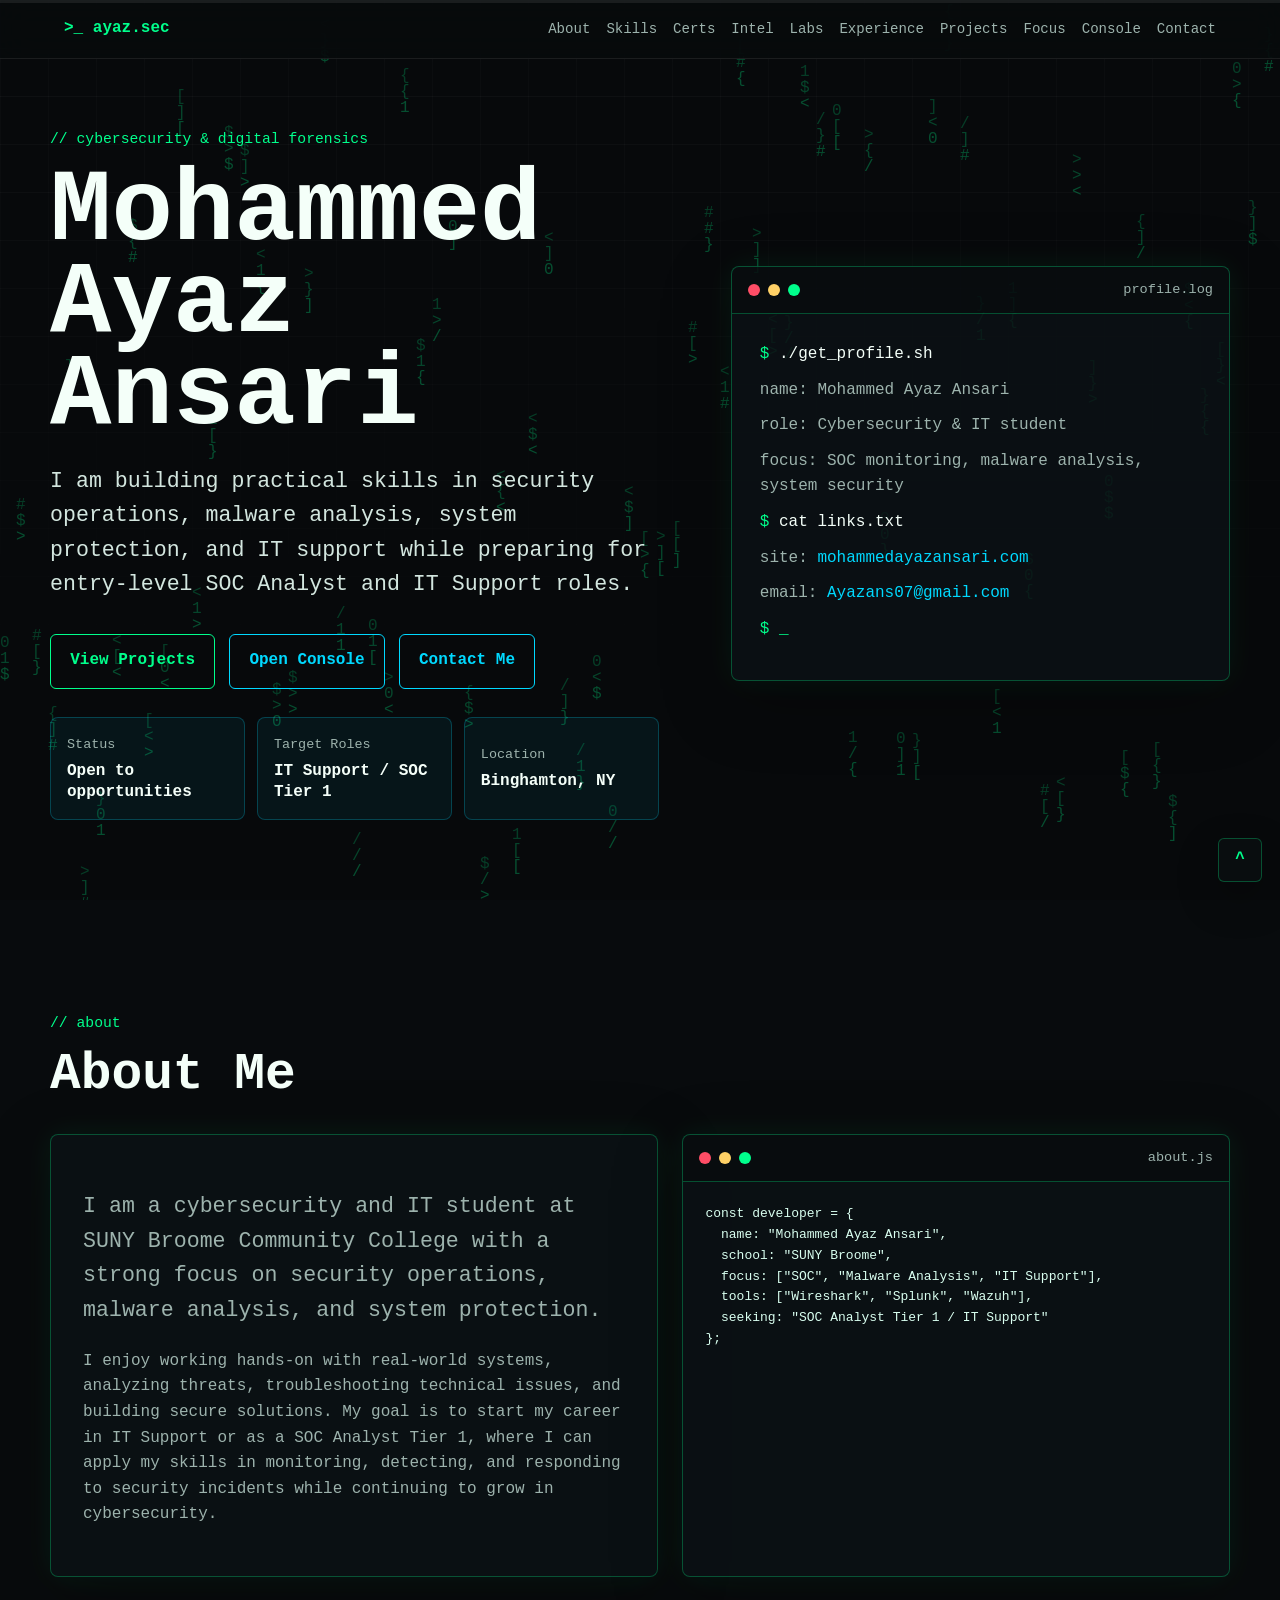
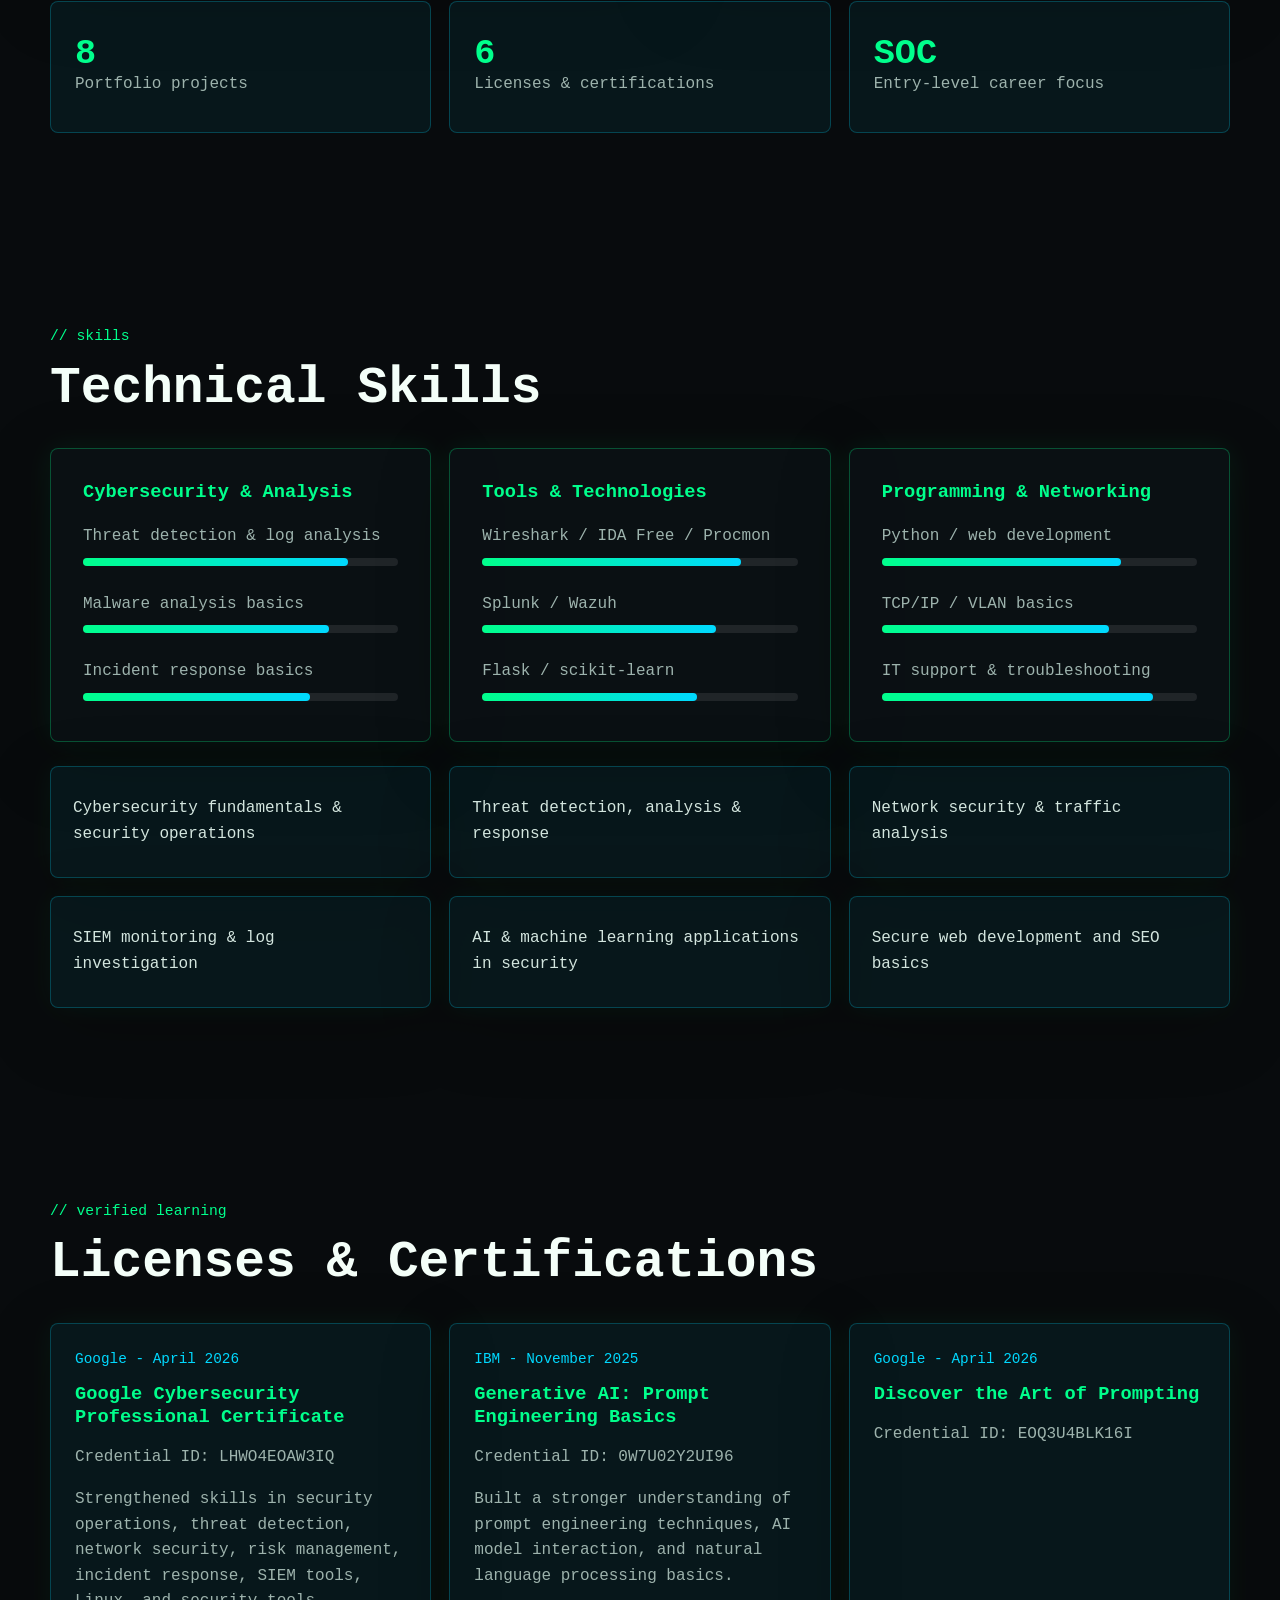
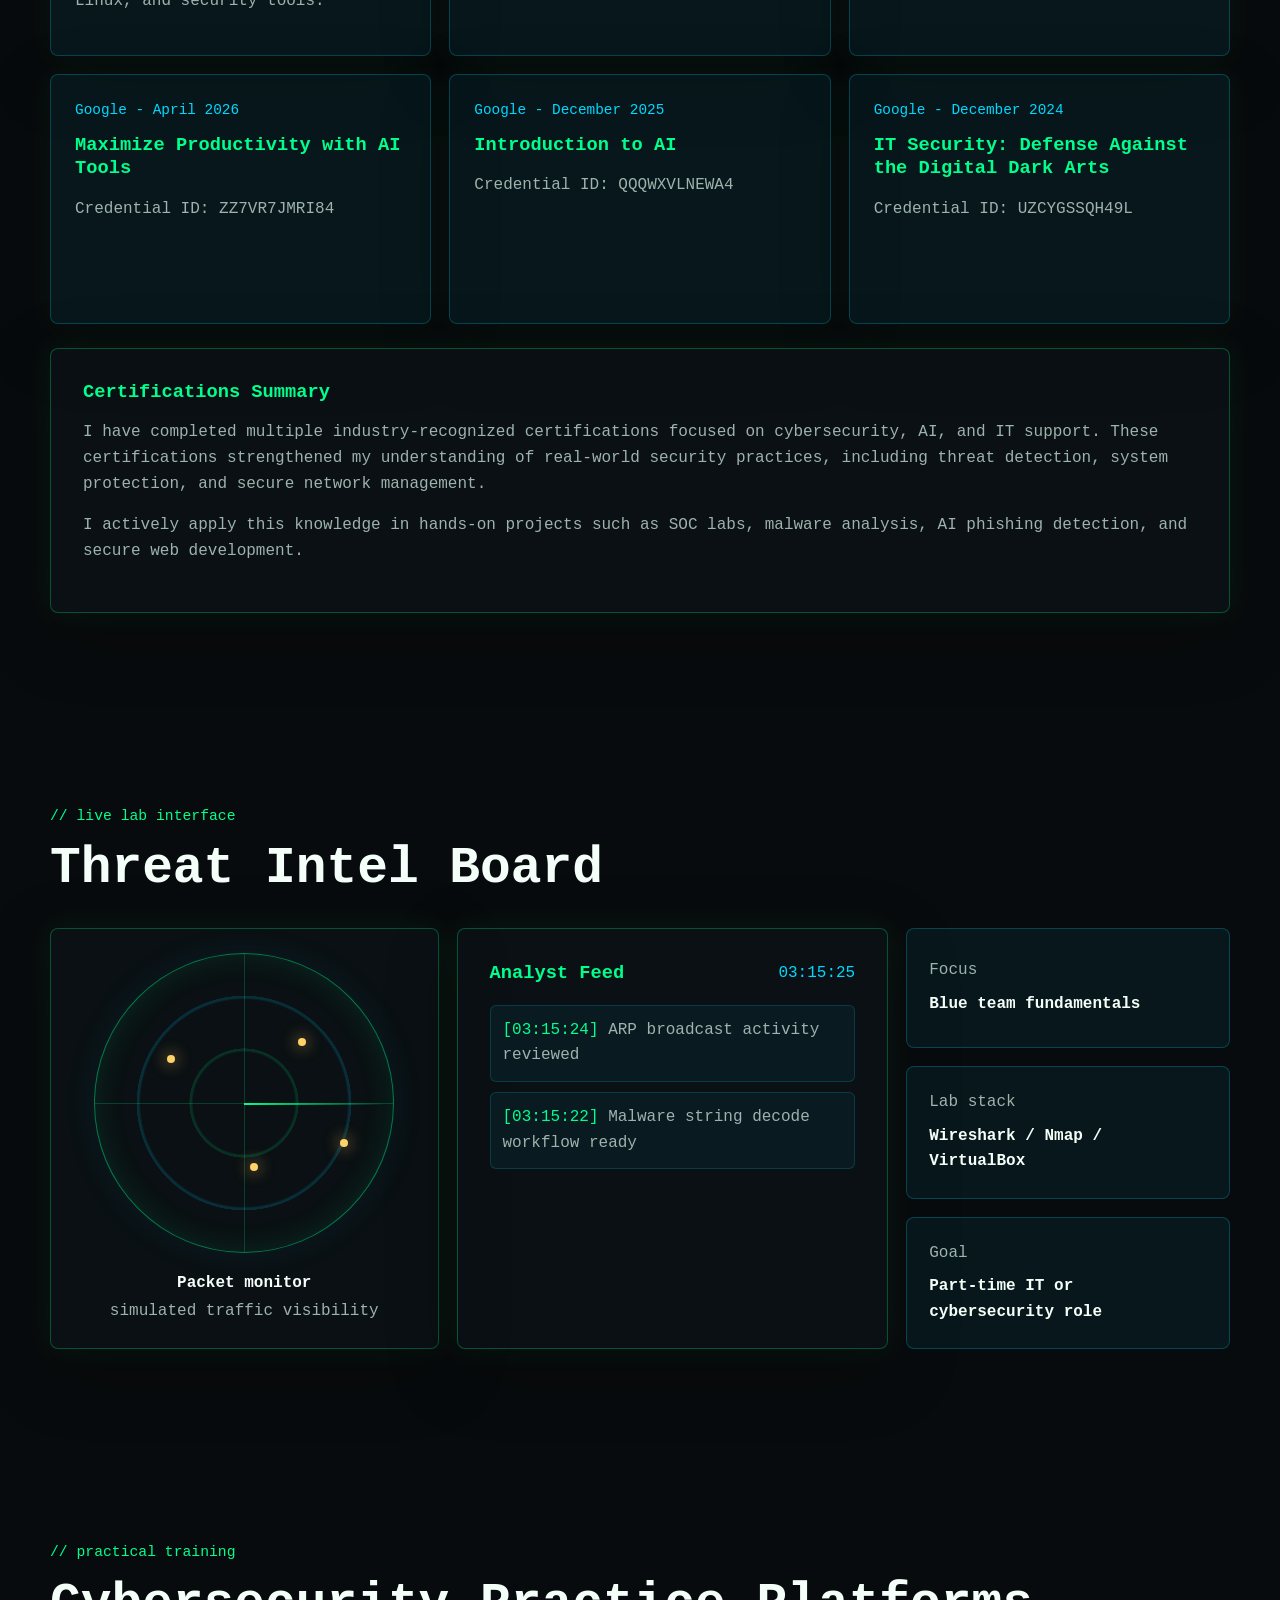
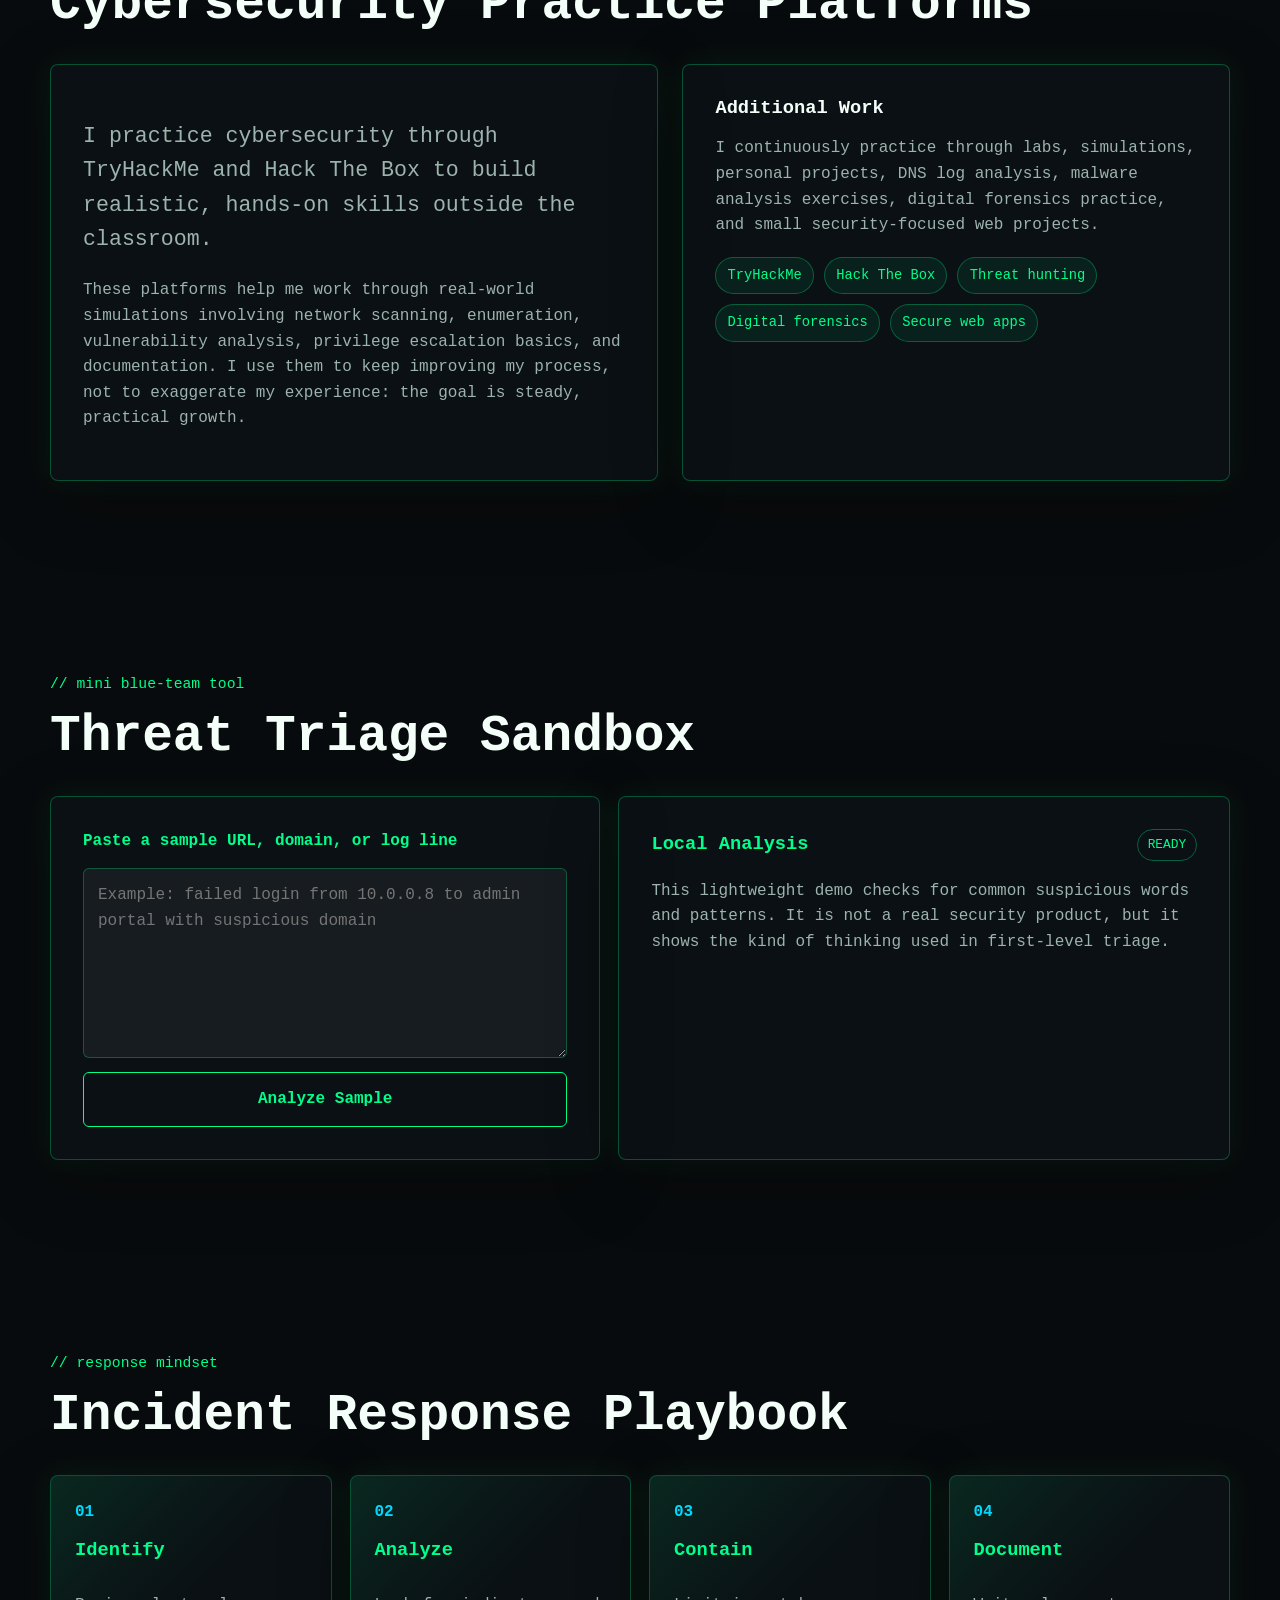
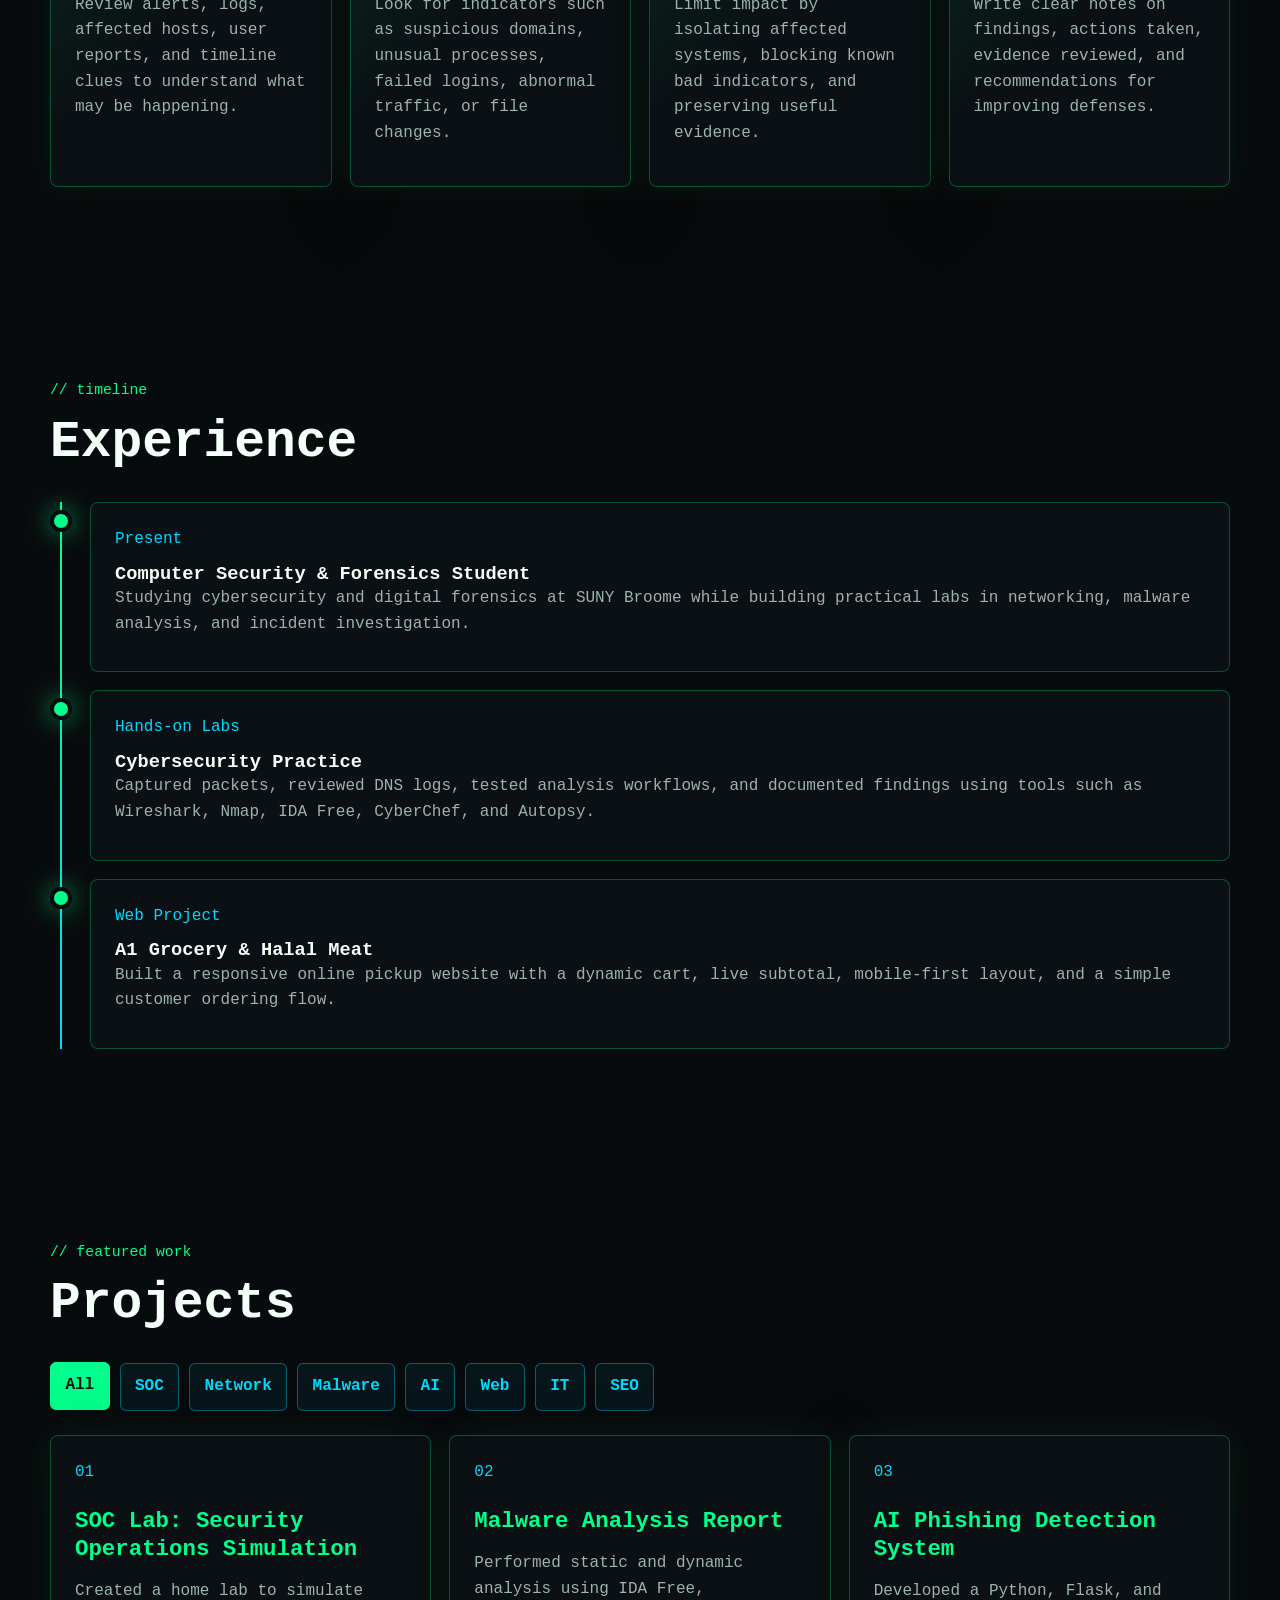
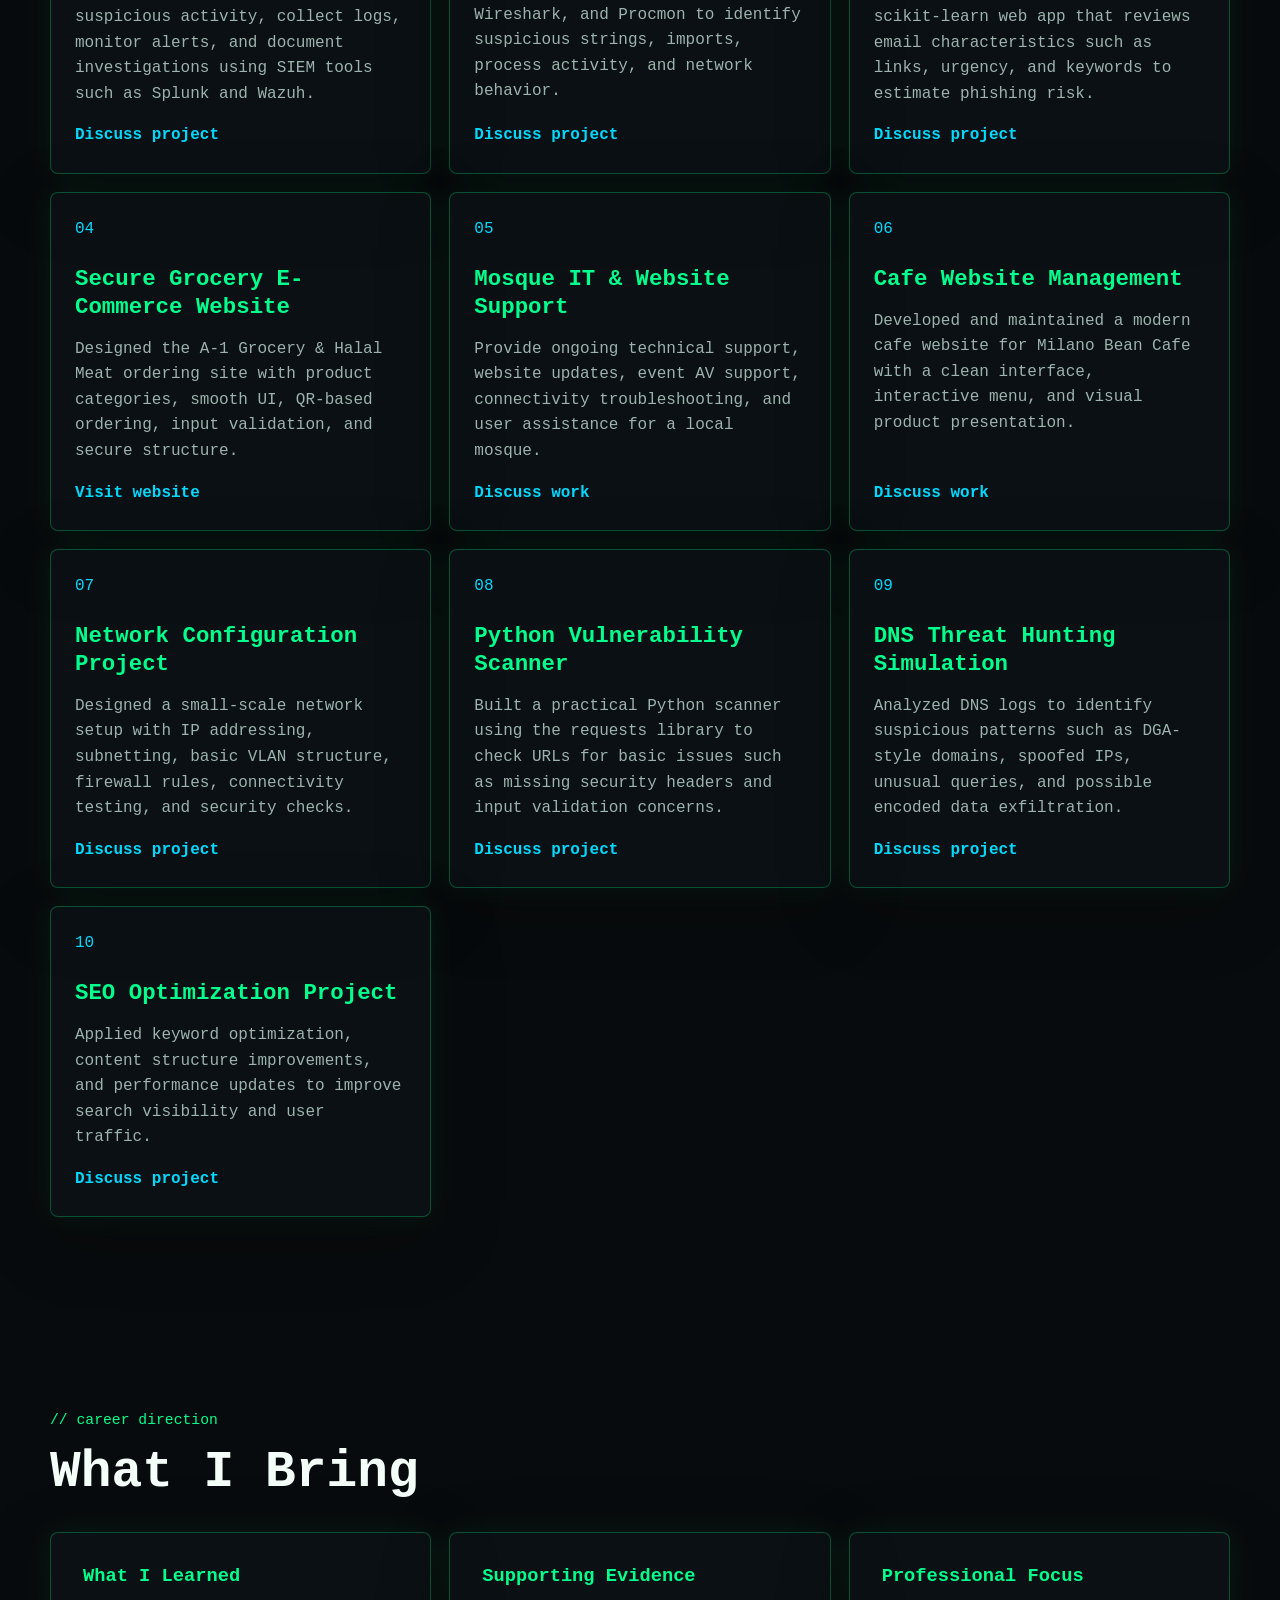
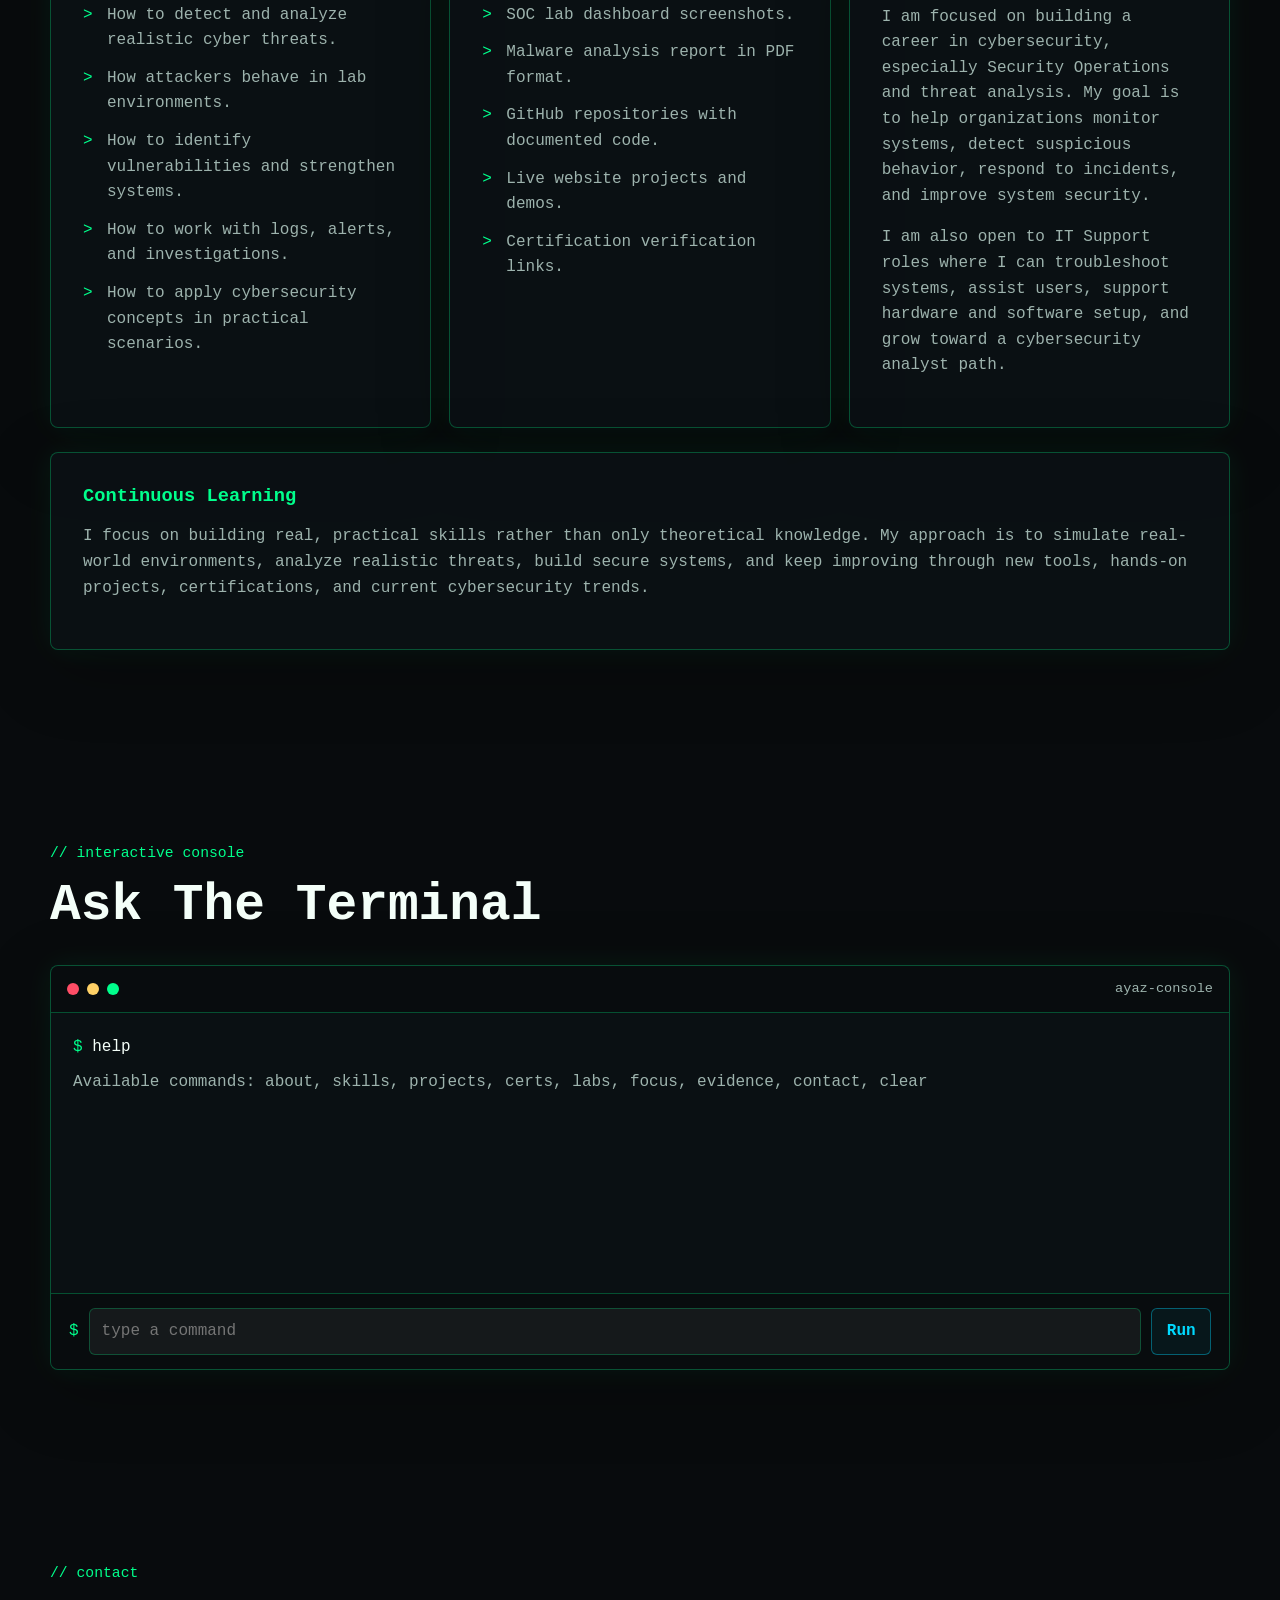
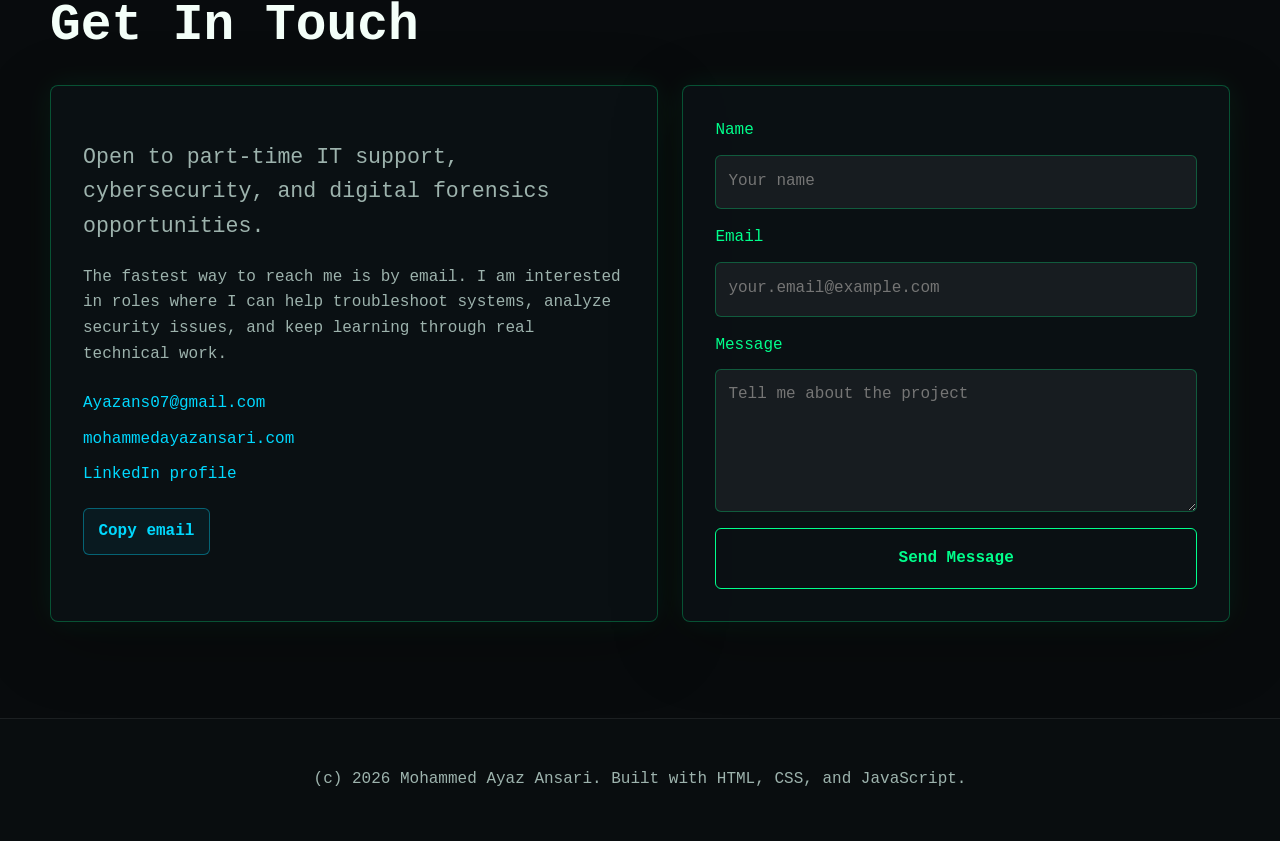
<file: index.html>
<!DOCTYPE html>
<html lang="en">
<head>
  <meta charset="UTF-8">
  <meta name="viewport" content="width=device-width, initial-scale=1.0">
  <title>Mohammed Ayaz Ansari | Cybersecurity Portfolio</title>
  <meta name="description" content="Cybersecurity and digital forensics portfolio for Mohammed Ayaz Ansari.">
  <link rel="stylesheet" href="src/css/main.css">
  <link rel="stylesheet" href="src/css/animations.css">
</head>
<body>
  <div class="scroll-progress" aria-hidden="true"><i></i></div>
  <canvas id="matrix" aria-hidden="true"></canvas>

  <div id="bootScreen" class="boot-screen">
    <div class="boot-card">
      <pre class="ascii">
 __   __  _______  __   __  ______
|  | |  ||       ||  | |  ||    _ |
|  |_|  ||   _   ||  | |  ||   | ||
|       ||  | |  ||  |_|  ||   |_||_
|_     _||  |_|  ||       ||    __  |
  |   |  |       ||       ||   |  | |
  |___|  |_______||_______||___|  |_|
      </pre>
      <div class="boot-lines">
        <p><span>[init]</span> mounting cybersecurity portfolio</p>
        <p><span>[scan]</span> loading forensic toolchain</p>
        <p><span>[link]</span> syncing project evidence</p>
        <p><span>[done]</span> analyst profile ready</p>
      </div>
      <div class="boot-bar"><i></i></div>
      <button class="skip-boot" type="button">Enter portfolio</button>
    </div>
  </div>

  <header class="site-header">
    <a class="logo" href="#top">>_ ayaz.sec</a>
    <button class="menu-button" type="button" aria-label="Open navigation" aria-expanded="false">
      <span></span><span></span><span></span>
    </button>
    <nav class="nav-links" aria-label="Primary navigation">
      <a href="#about">About</a>
      <a href="#skills">Skills</a>
      <a href="#certifications">Certs</a>
      <a href="#intel">Intel</a>
      <a href="#platforms">Labs</a>
      <a href="#experience">Experience</a>
      <a href="#projects">Projects</a>
      <a href="#focus">Focus</a>
      <a href="#console">Console</a>
      <a href="#contact">Contact</a>
    </nav>
  </header>

  <main id="top">
    <section class="hero section-shell">
      <div class="hero-copy reveal">
        <p class="eyebrow">// cybersecurity & digital forensics</p>
        <h1>Mohammed Ayaz Ansari</h1>
        <p class="subtitle">I am building practical skills in security operations, malware analysis, system protection, and IT support while preparing for entry-level SOC Analyst and IT Support roles.</p>
        <div class="hero-actions">
          <a class="button primary" href="#projects">View Projects</a>
          <a class="button secondary" href="#console">Open Console</a>
          <a class="button secondary" href="#contact">Contact Me</a>
        </div>
        <div class="status-strip reveal" aria-label="Career snapshot">
          <article>
            <span>Status</span>
            <strong>Open to opportunities</strong>
          </article>
          <article>
            <span>Target Roles</span>
            <strong>IT Support / SOC Tier 1</strong>
          </article>
          <article>
            <span>Location</span>
            <strong>Binghamton, NY</strong>
          </article>
        </div>
      </div>

      <div class="terminal-window reveal" aria-label="Profile terminal">
        <div class="terminal-top">
          <span class="dot red"></span>
          <span class="dot yellow"></span>
          <span class="dot green"></span>
          <p>profile.log</p>
        </div>
        <div class="terminal-body">
          <p><span class="prompt">$</span> ./get_profile.sh</p>
          <p class="output">name: Mohammed Ayaz Ansari</p>
          <p class="output">role: Cybersecurity & IT student</p>
          <p class="output">focus: SOC monitoring, malware analysis, system security</p>
          <p><span class="prompt">$</span> cat links.txt</p>
          <p class="output">site: <a href="https://mohammedayazansari.com/">mohammedayazansari.com</a></p>
          <p class="output">email: <a href="mailto:Ayazans07@gmail.com">Ayazans07@gmail.com</a></p>
          <p><span class="prompt">$</span> <span class="cursor"></span></p>
        </div>
      </div>
    </section>

    <section id="about" class="section-shell">
      <div class="section-heading">
        <p class="eyebrow">// about</p>
        <h2>About Me</h2>
      </div>
      <div class="about-grid">
        <div class="panel reveal">
          <p class="lead">I am a cybersecurity and IT student at SUNY Broome Community College with a strong focus on security operations, malware analysis, and system protection.</p>
          <p>I enjoy working hands-on with real-world systems, analyzing threats, troubleshooting technical issues, and building secure solutions. My goal is to start my career in IT Support or as a SOC Analyst Tier 1, where I can apply my skills in monitoring, detecting, and responding to security incidents while continuing to grow in cybersecurity.</p>
        </div>
        <div class="code-card reveal">
          <div class="terminal-top">
            <span class="dot red"></span>
            <span class="dot yellow"></span>
            <span class="dot green"></span>
            <p>about.js</p>
          </div>
          <pre><code>const developer = {
  name: "Mohammed Ayaz Ansari",
  school: "SUNY Broome",
  focus: ["SOC", "Malware Analysis", "IT Support"],
  tools: ["Wireshark", "Splunk", "Wazuh"],
  seeking: "SOC Analyst Tier 1 / IT Support"
};</code></pre>
        </div>
      </div>
      <div class="stats-grid reveal">
        <article><strong>8</strong><span>Portfolio projects</span></article>
        <article><strong>6</strong><span>Licenses & certifications</span></article>
        <article><strong>SOC</strong><span>Entry-level career focus</span></article>
      </div>
    </section>

    <section id="skills" class="section-shell">
      <div class="section-heading">
        <p class="eyebrow">// skills</p>
        <h2>Technical Skills</h2>
      </div>
      <div class="skills-grid">
        <article class="panel skill-card reveal">
          <h3>Cybersecurity & Analysis</h3>
          <div class="meter"><span>Threat detection & log analysis</span><i data-width="84%"></i></div>
          <div class="meter"><span>Malware analysis basics</span><i data-width="78%"></i></div>
          <div class="meter"><span>Incident response basics</span><i data-width="72%"></i></div>
        </article>
        <article class="panel skill-card reveal">
          <h3>Tools & Technologies</h3>
          <div class="meter"><span>Wireshark / IDA Free / Procmon</span><i data-width="82%"></i></div>
          <div class="meter"><span>Splunk / Wazuh</span><i data-width="74%"></i></div>
          <div class="meter"><span>Flask / scikit-learn</span><i data-width="68%"></i></div>
        </article>
        <article class="panel skill-card reveal">
          <h3>Programming & Networking</h3>
          <div class="meter"><span>Python / web development</span><i data-width="76%"></i></div>
          <div class="meter"><span>TCP/IP / VLAN basics</span><i data-width="72%"></i></div>
          <div class="meter"><span>IT support & troubleshooting</span><i data-width="86%"></i></div>
        </article>
      </div>
      <div class="competency-grid reveal">
        <article>Cybersecurity fundamentals & security operations</article>
        <article>Threat detection, analysis & response</article>
        <article>Network security & traffic analysis</article>
        <article>SIEM monitoring & log investigation</article>
        <article>AI & machine learning applications in security</article>
        <article>Secure web development and SEO basics</article>
      </div>
    </section>

    <section id="certifications" class="section-shell">
      <div class="section-heading">
        <p class="eyebrow">// verified learning</p>
        <h2>Licenses & Certifications</h2>
      </div>
      <div class="cert-grid">
        <article class="cert-card reveal">
          <span>Google - April 2026</span>
          <h3>Google Cybersecurity Professional Certificate</h3>
          <p>Credential ID: LHWO4EOAW3IQ</p>
          <p>Strengthened skills in security operations, threat detection, network security, risk management, incident response, SIEM tools, Linux, and security tools.</p>
        </article>
        <article class="cert-card reveal">
          <span>IBM - November 2025</span>
          <h3>Generative AI: Prompt Engineering Basics</h3>
          <p>Credential ID: 0W7U02Y2UI96</p>
          <p>Built a stronger understanding of prompt engineering techniques, AI model interaction, and natural language processing basics.</p>
        </article>
        <article class="cert-card reveal">
          <span>Google - April 2026</span>
          <h3>Discover the Art of Prompting</h3>
          <p>Credential ID: EOQ3U4BLK16I</p>
        </article>
        <article class="cert-card reveal">
          <span>Google - April 2026</span>
          <h3>Maximize Productivity with AI Tools</h3>
          <p>Credential ID: ZZ7VR7JMRI84</p>
        </article>
        <article class="cert-card reveal">
          <span>Google - December 2025</span>
          <h3>Introduction to AI</h3>
          <p>Credential ID: QQQWXVLNEWA4</p>
        </article>
        <article class="cert-card reveal">
          <span>Google - December 2024</span>
          <h3>IT Security: Defense Against the Digital Dark Arts</h3>
          <p>Credential ID: UZCYGSSQH49L</p>
        </article>
      </div>
      <div class="panel summary-panel reveal">
        <h3>Certifications Summary</h3>
        <p>I have completed multiple industry-recognized certifications focused on cybersecurity, AI, and IT support. These certifications strengthened my understanding of real-world security practices, including threat detection, system protection, and secure network management.</p>
        <p>I actively apply this knowledge in hands-on projects such as SOC labs, malware analysis, AI phishing detection, and secure web development.</p>
      </div>
    </section>

    <section id="intel" class="section-shell">
      <div class="section-heading">
        <p class="eyebrow">// live lab interface</p>
        <h2>Threat Intel Board</h2>
      </div>
      <div class="intel-grid">
        <div class="radar-panel reveal">
          <div class="radar">
            <span class="radar-sweep"></span>
            <i style="--x: 24%; --y: 34%;"></i>
            <i style="--x: 68%; --y: 28%;"></i>
            <i style="--x: 52%; --y: 70%;"></i>
            <i style="--x: 82%; --y: 62%;"></i>
          </div>
          <div class="radar-caption">
            <strong>Packet monitor</strong>
            <span>simulated traffic visibility</span>
          </div>
        </div>
        <div class="intel-feed panel reveal" aria-live="polite">
          <div class="feed-header">
            <h3>Analyst Feed</h3>
            <span id="intelClock">00:00:00</span>
          </div>
          <div id="intelFeed" class="feed-list"></div>
        </div>
        <div class="quick-facts reveal">
          <article>
            <span>Focus</span>
            <strong>Blue team fundamentals</strong>
          </article>
          <article>
            <span>Lab stack</span>
            <strong>Wireshark / Nmap / VirtualBox</strong>
          </article>
          <article>
            <span>Goal</span>
            <strong>Part-time IT or cybersecurity role</strong>
          </article>
        </div>
      </div>
    </section>

    <section id="platforms" class="section-shell">
      <div class="section-heading">
        <p class="eyebrow">// practical training</p>
        <h2>Cybersecurity Practice Platforms</h2>
      </div>
      <div class="about-grid">
        <div class="panel reveal">
          <p class="lead">I practice cybersecurity through TryHackMe and Hack The Box to build realistic, hands-on skills outside the classroom.</p>
          <p>These platforms help me work through real-world simulations involving network scanning, enumeration, vulnerability analysis, privilege escalation basics, and documentation. I use them to keep improving my process, not to exaggerate my experience: the goal is steady, practical growth.</p>
        </div>
        <div class="panel reveal">
          <h3>Additional Work</h3>
          <p>I continuously practice through labs, simulations, personal projects, DNS log analysis, malware analysis exercises, digital forensics practice, and small security-focused web projects.</p>
          <div class="tag-list">
            <span>TryHackMe</span>
            <span>Hack The Box</span>
            <span>Threat hunting</span>
            <span>Digital forensics</span>
            <span>Secure web apps</span>
          </div>
        </div>
      </div>
    </section>

    <section id="triage" class="section-shell">
      <div class="section-heading">
        <p class="eyebrow">// mini blue-team tool</p>
        <h2>Threat Triage Sandbox</h2>
      </div>
      <div class="triage-grid">
        <form id="triageForm" class="triage-panel reveal">
          <label for="triageInput">Paste a sample URL, domain, or log line</label>
          <textarea id="triageInput" placeholder="Example: failed login from 10.0.0.8 to admin portal with suspicious domain"></textarea>
          <button class="button primary" type="submit">Analyze Sample</button>
        </form>
        <div class="triage-result panel reveal">
          <div class="feed-header">
            <h3>Local Analysis</h3>
            <span id="triageBadge">READY</span>
          </div>
          <p id="triageOutput">This lightweight demo checks for common suspicious words and patterns. It is not a real security product, but it shows the kind of thinking used in first-level triage.</p>
          <ul id="triageSignals" class="clean-list"></ul>
        </div>
      </div>
    </section>

    <section id="playbook" class="section-shell">
      <div class="section-heading">
        <p class="eyebrow">// response mindset</p>
        <h2>Incident Response Playbook</h2>
      </div>
      <div class="playbook-grid">
        <article class="playbook-step reveal">
          <span>01</span>
          <h3>Identify</h3>
          <p>Review alerts, logs, affected hosts, user reports, and timeline clues to understand what may be happening.</p>
        </article>
        <article class="playbook-step reveal">
          <span>02</span>
          <h3>Analyze</h3>
          <p>Look for indicators such as suspicious domains, unusual processes, failed logins, abnormal traffic, or file changes.</p>
        </article>
        <article class="playbook-step reveal">
          <span>03</span>
          <h3>Contain</h3>
          <p>Limit impact by isolating affected systems, blocking known bad indicators, and preserving useful evidence.</p>
        </article>
        <article class="playbook-step reveal">
          <span>04</span>
          <h3>Document</h3>
          <p>Write clear notes on findings, actions taken, evidence reviewed, and recommendations for improving defenses.</p>
        </article>
      </div>
    </section>

    <section id="experience" class="section-shell">
      <div class="section-heading">
        <p class="eyebrow">// timeline</p>
        <h2>Experience</h2>
      </div>
      <div class="timeline">
        <article class="timeline-item reveal">
          <span></span>
          <div>
            <p>Present</p>
            <h3>Computer Security & Forensics Student</h3>
            <p>Studying cybersecurity and digital forensics at SUNY Broome while building practical labs in networking, malware analysis, and incident investigation.</p>
          </div>
        </article>
        <article class="timeline-item reveal">
          <span></span>
          <div>
            <p>Hands-on Labs</p>
            <h3>Cybersecurity Practice</h3>
            <p>Captured packets, reviewed DNS logs, tested analysis workflows, and documented findings using tools such as Wireshark, Nmap, IDA Free, CyberChef, and Autopsy.</p>
          </div>
        </article>
        <article class="timeline-item reveal">
          <span></span>
          <div>
            <p>Web Project</p>
            <h3>A1 Grocery & Halal Meat</h3>
            <p>Built a responsive online pickup website with a dynamic cart, live subtotal, mobile-first layout, and a simple customer ordering flow.</p>
          </div>
        </article>
      </div>
    </section>

    <section id="projects" class="section-shell">
      <div class="section-heading">
        <p class="eyebrow">// featured work</p>
        <h2>Projects</h2>
      </div>
      <div class="project-filters reveal" aria-label="Project filters">
        <button class="filter-button active" type="button" data-filter="all">All</button>
        <button class="filter-button" type="button" data-filter="soc">SOC</button>
        <button class="filter-button" type="button" data-filter="network">Network</button>
        <button class="filter-button" type="button" data-filter="malware">Malware</button>
        <button class="filter-button" type="button" data-filter="ai">AI</button>
        <button class="filter-button" type="button" data-filter="web">Web</button>
        <button class="filter-button" type="button" data-filter="it">IT</button>
        <button class="filter-button" type="button" data-filter="seo">SEO</button>
      </div>
      <div class="projects-grid">
        <article class="project-card reveal" data-category="soc">
          <p class="project-index">01</p>
          <h3>SOC Lab: Security Operations Simulation</h3>
          <p>Created a home lab to simulate suspicious activity, collect logs, monitor alerts, and document investigations using SIEM tools such as Splunk and Wazuh.</p>
          <a href="#contact">Discuss project</a>
        </article>
        <article class="project-card reveal" data-category="malware">
          <p class="project-index">02</p>
          <h3>Malware Analysis Report</h3>
          <p>Performed static and dynamic analysis using IDA Free, Wireshark, and Procmon to identify suspicious strings, imports, process activity, and network behavior.</p>
          <a href="#contact">Discuss project</a>
        </article>
        <article class="project-card reveal" data-category="ai">
          <p class="project-index">03</p>
          <h3>AI Phishing Detection System</h3>
          <p>Developed a Python, Flask, and scikit-learn web app that reviews email characteristics such as links, urgency, and keywords to estimate phishing risk.</p>
          <a href="#contact">Discuss project</a>
        </article>
        <article class="project-card reveal" data-category="web">
          <p class="project-index">04</p>
          <h3>Secure Grocery E-Commerce Website</h3>
          <p>Designed the A-1 Grocery & Halal Meat ordering site with product categories, smooth UI, QR-based ordering, input validation, and secure structure.</p>
          <a href="https://a1halalmeat.com/">Visit website</a>
        </article>
        <article class="project-card reveal" data-category="it">
          <p class="project-index">05</p>
          <h3>Mosque IT & Website Support</h3>
          <p>Provide ongoing technical support, website updates, event AV support, connectivity troubleshooting, and user assistance for a local mosque.</p>
          <a href="#contact">Discuss work</a>
        </article>
        <article class="project-card reveal" data-category="web">
          <p class="project-index">06</p>
          <h3>Cafe Website Management</h3>
          <p>Developed and maintained a modern cafe website for Milano Bean Cafe with a clean interface, interactive menu, and visual product presentation.</p>
          <a href="#contact">Discuss work</a>
        </article>
        <article class="project-card reveal" data-category="network">
          <p class="project-index">07</p>
          <h3>Network Configuration Project</h3>
          <p>Designed a small-scale network setup with IP addressing, subnetting, basic VLAN structure, firewall rules, connectivity testing, and security checks.</p>
          <a href="#contact">Discuss project</a>
        </article>
        <article class="project-card reveal" data-category="network">
          <p class="project-index">08</p>
          <h3>Python Vulnerability Scanner</h3>
          <p>Built a practical Python scanner using the requests library to check URLs for basic issues such as missing security headers and input validation concerns.</p>
          <a href="#contact">Discuss project</a>
        </article>
        <article class="project-card reveal" data-category="network">
          <p class="project-index">09</p>
          <h3>DNS Threat Hunting Simulation</h3>
          <p>Analyzed DNS logs to identify suspicious patterns such as DGA-style domains, spoofed IPs, unusual queries, and possible encoded data exfiltration.</p>
          <a href="#contact">Discuss project</a>
        </article>
        <article class="project-card reveal" data-category="seo">
          <p class="project-index">10</p>
          <h3>SEO Optimization Project</h3>
          <p>Applied keyword optimization, content structure improvements, and performance updates to improve search visibility and user traffic.</p>
          <a href="#contact">Discuss project</a>
        </article>
      </div>
    </section>

    <section id="focus" class="section-shell">
      <div class="section-heading">
        <p class="eyebrow">// career direction</p>
        <h2>What I Bring</h2>
      </div>
      <div class="focus-grid">
        <article class="panel reveal">
          <h3>What I Learned</h3>
          <ul class="clean-list">
            <li>How to detect and analyze realistic cyber threats.</li>
            <li>How attackers behave in lab environments.</li>
            <li>How to identify vulnerabilities and strengthen systems.</li>
            <li>How to work with logs, alerts, and investigations.</li>
            <li>How to apply cybersecurity concepts in practical scenarios.</li>
          </ul>
        </article>
        <article class="panel reveal">
          <h3>Supporting Evidence</h3>
          <ul class="clean-list">
            <li>SOC lab dashboard screenshots.</li>
            <li>Malware analysis report in PDF format.</li>
            <li>GitHub repositories with documented code.</li>
            <li>Live website projects and demos.</li>
            <li>Certification verification links.</li>
          </ul>
        </article>
        <article class="panel reveal">
          <h3>Professional Focus</h3>
          <p>I am focused on building a career in cybersecurity, especially Security Operations and threat analysis. My goal is to help organizations monitor systems, detect suspicious behavior, respond to incidents, and improve system security.</p>
          <p>I am also open to IT Support roles where I can troubleshoot systems, assist users, support hardware and software setup, and grow toward a cybersecurity analyst path.</p>
        </article>
      </div>
      <div class="panel summary-panel reveal">
        <h3>Continuous Learning</h3>
        <p>I focus on building real, practical skills rather than only theoretical knowledge. My approach is to simulate real-world environments, analyze realistic threats, build secure systems, and keep improving through new tools, hands-on projects, certifications, and current cybersecurity trends.</p>
      </div>
    </section>

    <section id="console" class="section-shell">
      <div class="section-heading">
        <p class="eyebrow">// interactive console</p>
        <h2>Ask The Terminal</h2>
      </div>
      <div class="command-console reveal">
        <div class="terminal-top">
          <span class="dot red"></span>
          <span class="dot yellow"></span>
          <span class="dot green"></span>
          <p>ayaz-console</p>
        </div>
        <div id="consoleOutput" class="console-output" aria-live="polite">
          <p><span class="prompt">$</span> help</p>
          <p class="output">Available commands: about, skills, projects, certs, labs, focus, evidence, contact, clear</p>
        </div>
        <form id="consoleForm" class="console-form">
          <span class="prompt">$</span>
          <input id="consoleInput" type="text" autocomplete="off" spellcheck="false" placeholder="type a command">
          <button type="submit">Run</button>
        </form>
      </div>
    </section>

    <section id="contact" class="section-shell">
      <div class="section-heading">
        <p class="eyebrow">// contact</p>
        <h2>Get In Touch</h2>
      </div>
      <div class="contact-grid">
        <div class="panel reveal">
          <p class="lead">Open to part-time IT support, cybersecurity, and digital forensics opportunities.</p>
          <p>The fastest way to reach me is by email. I am interested in roles where I can help troubleshoot systems, analyze security issues, and keep learning through real technical work.</p>
          <div class="contact-links">
            <a href="mailto:Ayazans07@gmail.com">Ayazans07@gmail.com</a>
            <a href="https://mohammedayazansari.com/">mohammedayazansari.com</a>
            <a href="https://www.linkedin.com/in/mohammed-ayaz-ansari-062908274">LinkedIn profile</a>
          </div>
          <button id="copyEmail" class="copy-button" type="button">Copy email</button>
          <p id="copyStatus" class="copy-status" aria-live="polite"></p>
        </div>
        <form class="contact-form reveal">
          <label>Name<input type="text" placeholder="Your name"></label>
          <label>Email<input type="email" placeholder="your.email@example.com"></label>
          <label>Message<textarea placeholder="Tell me about the project"></textarea></label>
          <button class="button primary" type="submit">Send Message</button>
        </form>
      </div>
    </section>
  </main>

  <footer>
    <p>(c) 2026 Mohammed Ayaz Ansari. Built with HTML, CSS, and JavaScript.</p>
  </footer>

  <a class="back-to-top" href="#top" aria-label="Back to top">^</a>

  <script src="src/js/main.js"></script>
</body>
</html>
</file>
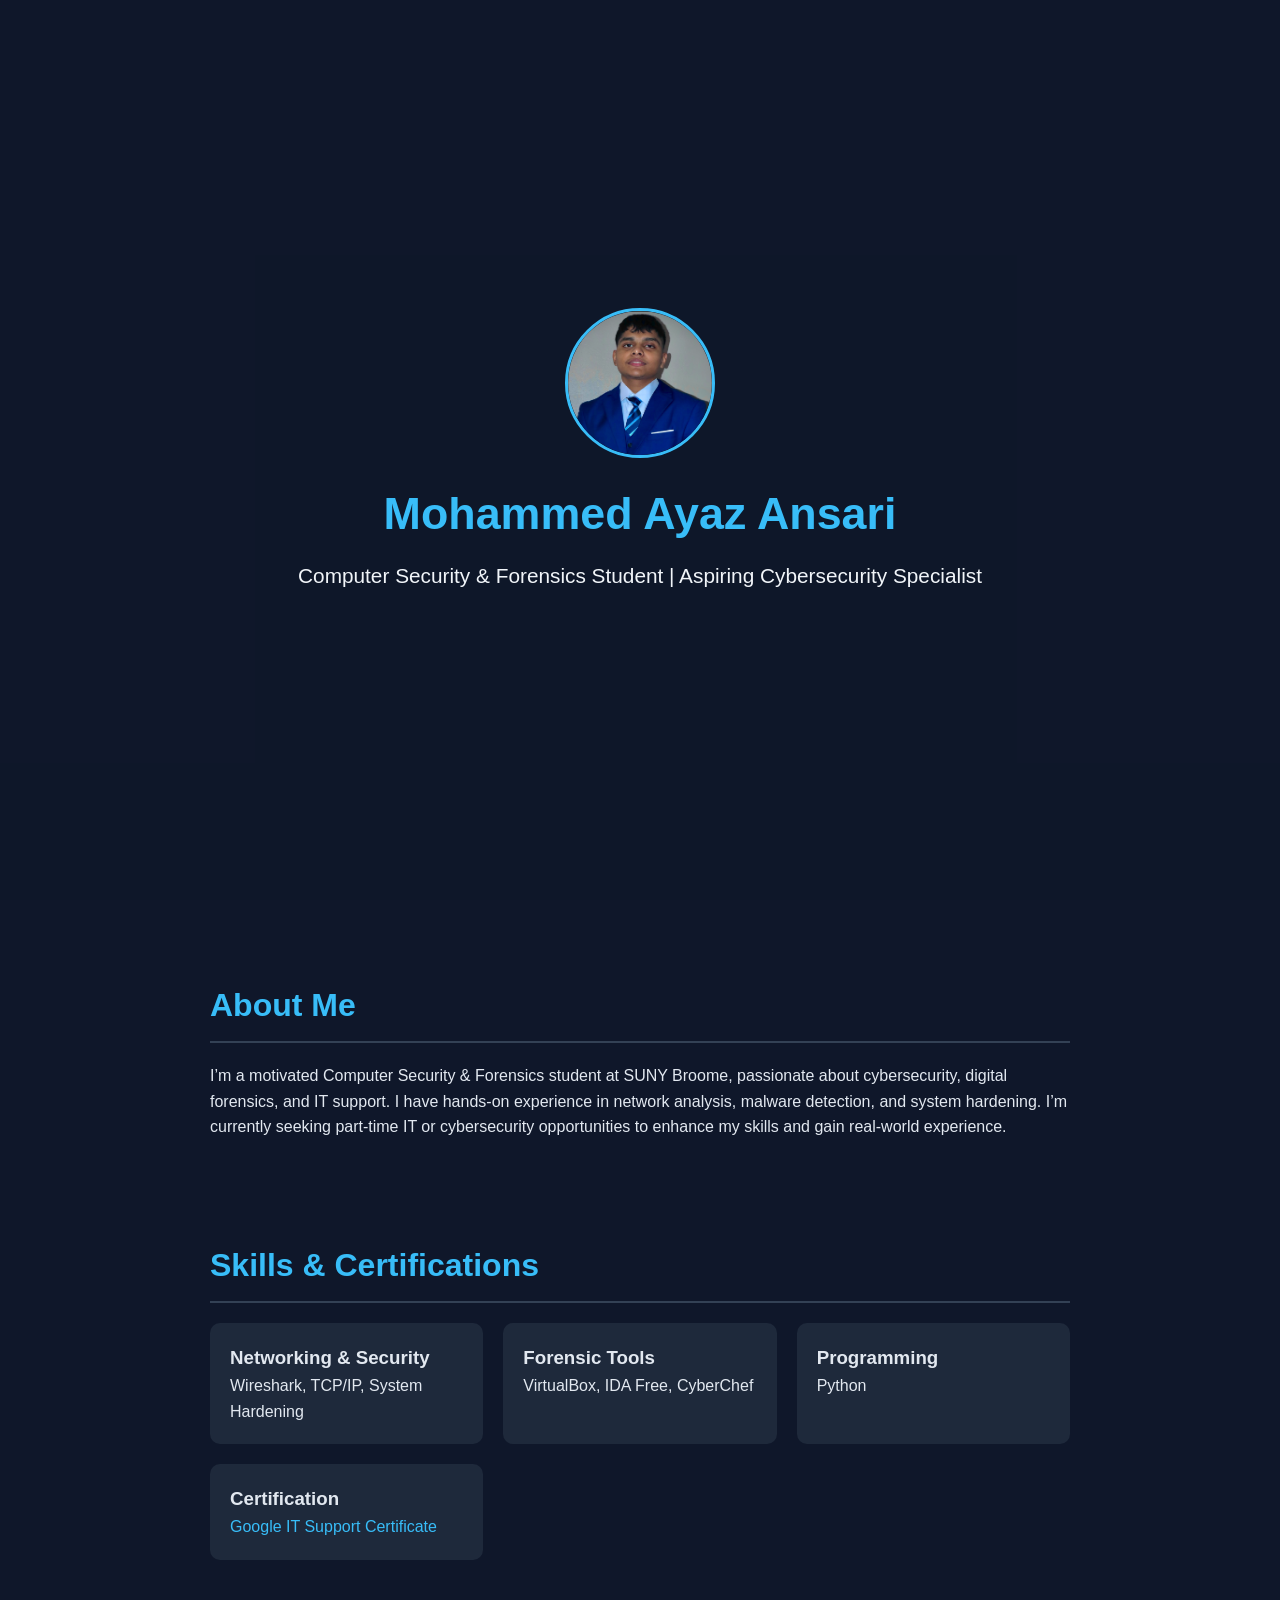
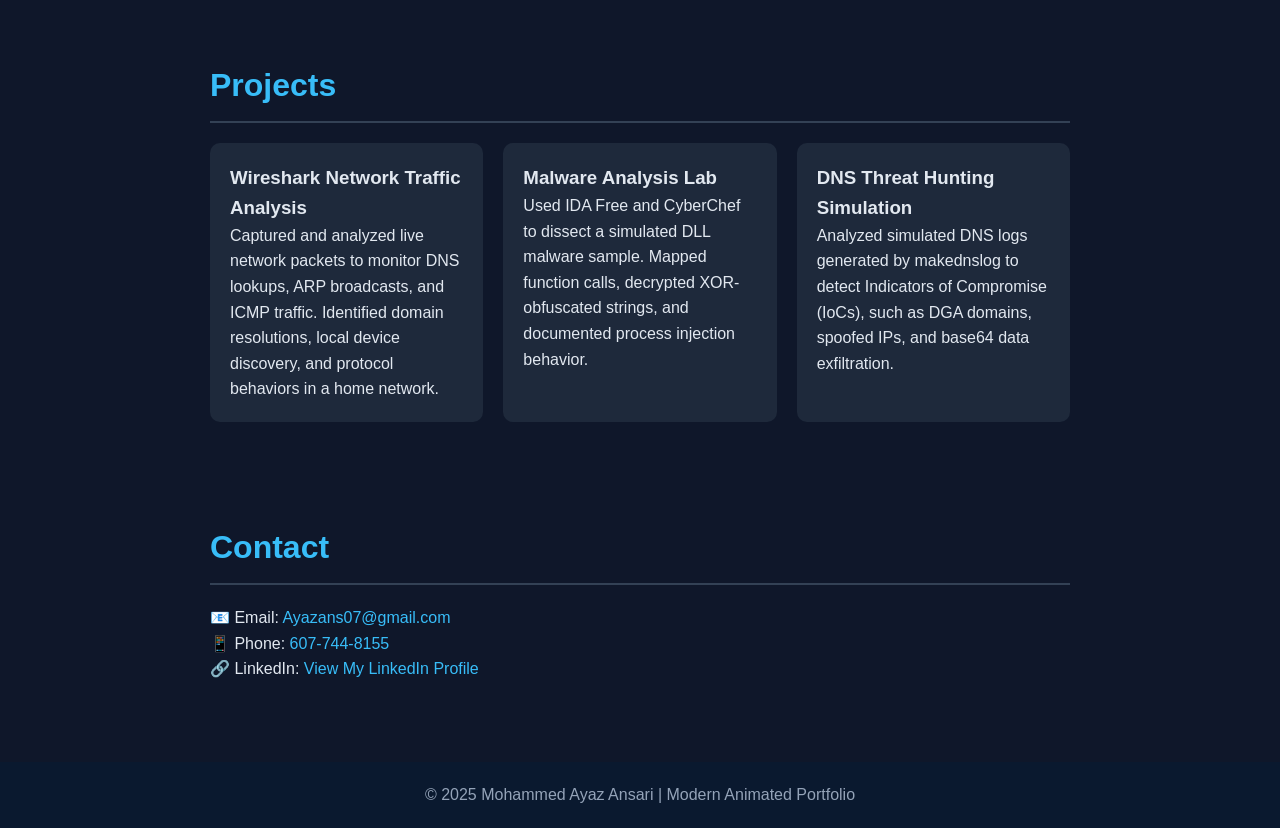
<file: index.html.html>
<!DOCTYPE html>
<html lang="en">
<head>
  <meta charset="UTF-8">
  <meta name="viewport" content="width=device-width, initial-scale=1.0">
  <title>Mohammed Ayaz Ansari | Cybersecurity Portfolio</title>
  <style>
    * {
      margin: 0;
      padding: 0;
      box-sizing: border-box;
      font-family: 'Segoe UI', sans-serif;
      scroll-behavior: smooth;
    }
    body {
      background: #0f172a;
      color: #e2e8f0;
      line-height: 1.6;
    }
    /* Hero Section with Slideshow */
    header {
      position: relative;
      height: 100vh;
      display: flex;
      flex-direction: column;
      justify-content: center;
      align-items: center;
      text-align: center;
      overflow: hidden;
    }
    header::before {
      content: "";
      position: absolute;
      top: 0;
      left: 0;
      width: 100%;
      height: 100%;
      background-size: cover;
      background-position: center;
      animation: slideshow 15s infinite;
      z-index: -2;
    }
    header::after {
      content: "";
      position: absolute;
      top: 0;
      left: 0;
      width: 100%;
      height: 100%;
      background: rgba(15, 23, 42, 0.7); /* Dark overlay */
      z-index: -1;
    }
    @keyframes slideshow {
      0%   { background-image: url('https://source.unsplash.com/1600x900/?technology'); }
      33%  { background-image: url('https://source.unsplash.com/1600x900/?cybersecurity'); }
      66%  { background-image: url('https://source.unsplash.com/1600x900/?network'); }
      100% { background-image: url('https://source.unsplash.com/1600x900/?computer'); }
    }
    header img {
      width: 150px;
      height: 150px;
      border-radius: 50%;
      border: 3px solid #38bdf8;
      margin-bottom: 20px;
      transition: transform 0.4s ease;
    }
    header img:hover {
      transform: scale(1.1) rotate(2deg);
      box-shadow: 0px 0px 25px #38bdf8;
    }
    header h1 {
      font-size: 2.8rem;
      color: #38bdf8;
      animation: slideInDown 1.2s ease-in-out;
    }
    header p {
      font-size: 1.3rem;
      color: #f1f5f9;
      margin-top: 10px;
      animation: slideInUp 1.2s ease-in-out;
    }
    section {
      max-width: 900px;
      margin: 60px auto;
      padding: 20px;
      opacity: 0;
      transform: translateY(40px);
      transition: all 0.8s ease-out;
    }
    section.visible {
      opacity: 1;
      transform: translateY(0);
    }
    section h2 {
      font-size: 2rem;
      margin-bottom: 20px;
      color: #38bdf8;
      border-bottom: 2px solid #334155;
      padding-bottom: 10px;
    }
    .skills, .projects {
      display: grid;
      grid-template-columns: repeat(auto-fit, minmax(250px, 1fr));
      gap: 20px;
    }
    .card {
      background: #1e293b;
      padding: 20px;
      border-radius: 10px;
      transition: transform 0.6s ease, background 0.4s ease, box-shadow 0.4s ease;
    }
    .card:hover {
      transform: rotateY(5deg) scale(1.03);
      background: #334155;
      box-shadow: 0px 8px 25px rgba(56, 189, 248, 0.3);
    }
    a {
      color: #38bdf8;
      text-decoration: none;
    }
    footer {
      text-align: center;
      padding: 20px;
      background: #0a192f;
      color: #94a3b8;
      margin-top: 40px;
    }
    /* Animations */
    @keyframes slideInDown {
      from { opacity: 0; transform: translateY(-50px); }
      to { opacity: 1; transform: translateY(0); }
    }
    @keyframes slideInUp {
      from { opacity: 0; transform: translateY(50px); }
      to { opacity: 1; transform: translateY(0); }
    }
  </style>
</head>
<body>
  <header>
    <img src="profile.jpg" alt="Profile Photo">
    <h1>Mohammed Ayaz Ansari</h1>
    <p>Computer Security & Forensics Student | Aspiring Cybersecurity Specialist</p>
  </header>

  <section>
    <h2>About Me</h2>
    <p>I’m a motivated Computer Security & Forensics student at SUNY Broome, passionate about cybersecurity, digital forensics, and IT support. I have hands-on experience in network analysis, malware detection, and system hardening. I’m currently seeking part-time IT or cybersecurity opportunities to enhance my skills and gain real-world experience.</p>
  </section>

  <section>
    <h2>Skills & Certifications</h2>
    <div class="skills">
      <div class="card">
        <h3>Networking & Security</h3>
        <p>Wireshark, TCP/IP, System Hardening</p>
      </div>
      <div class="card">
        <h3>Forensic Tools</h3>
        <p>VirtualBox, IDA Free, CyberChef</p>
      </div>
      <div class="card">
        <h3>Programming</h3>
        <p>Python</p>
      </div>
      <div class="card">
        <h3>Certification</h3>
        <p><a href="https://coursera.org/verify/UZCYGSSQH49L" target="_blank">Google IT Support Certificate</a></p>
      </div>
    </div>
  </section>

  <section>
    <h2>Projects</h2>
    <div class="projects">
      <div class="card">
        <h3>Wireshark Network Traffic Analysis</h3>
        <p>Captured and analyzed live network packets to monitor DNS lookups, ARP broadcasts, and ICMP traffic. Identified domain resolutions, local device discovery, and protocol behaviors in a home network.</p>
      </div>
      <div class="card">
        <h3>Malware Analysis Lab</h3>
        <p>Used IDA Free and CyberChef to dissect a simulated DLL malware sample. Mapped function calls, decrypted XOR-obfuscated strings, and documented process injection behavior.</p>
      </div>
      <div class="card">
        <h3>DNS Threat Hunting Simulation</h3>
        <p>Analyzed simulated DNS logs generated by makednslog to detect Indicators of Compromise (IoCs), such as DGA domains, spoofed IPs, and base64 data exfiltration.</p>
      </div>
    </div>
  </section>

  <section>
    <h2>Contact</h2>
    <p>📧 Email: <a href="mailto:Ayazans07@gmail.com">Ayazans07@gmail.com</a></p>
    <p>📱 Phone: <a href="tel:+16077448155">607-744-8155</a></p>
    <p>🔗 LinkedIn: <a href="https://www.linkedin.com/public-profile/settings?trk=d_flagship3_profile_self_view_public_profile" target="_blank">View My LinkedIn Profile</a></p>
  </section>

  <footer>
    &copy; 2025 Mohammed Ayaz Ansari | Modern Animated Portfolio
  </footer>

  <script>
    // Scroll animation for sections
    const sections = document.querySelectorAll('section');
    const observer = new IntersectionObserver(entries => {
      entries.forEach(entry => {
        if (entry.isIntersecting) {
          entry.target.classList.add('visible');
        }
      });
    }, { threshold: 0.2 });

    sections.forEach(section => {
      observer.observe(section);
    });
  </script>
</body>
</html>
</file>
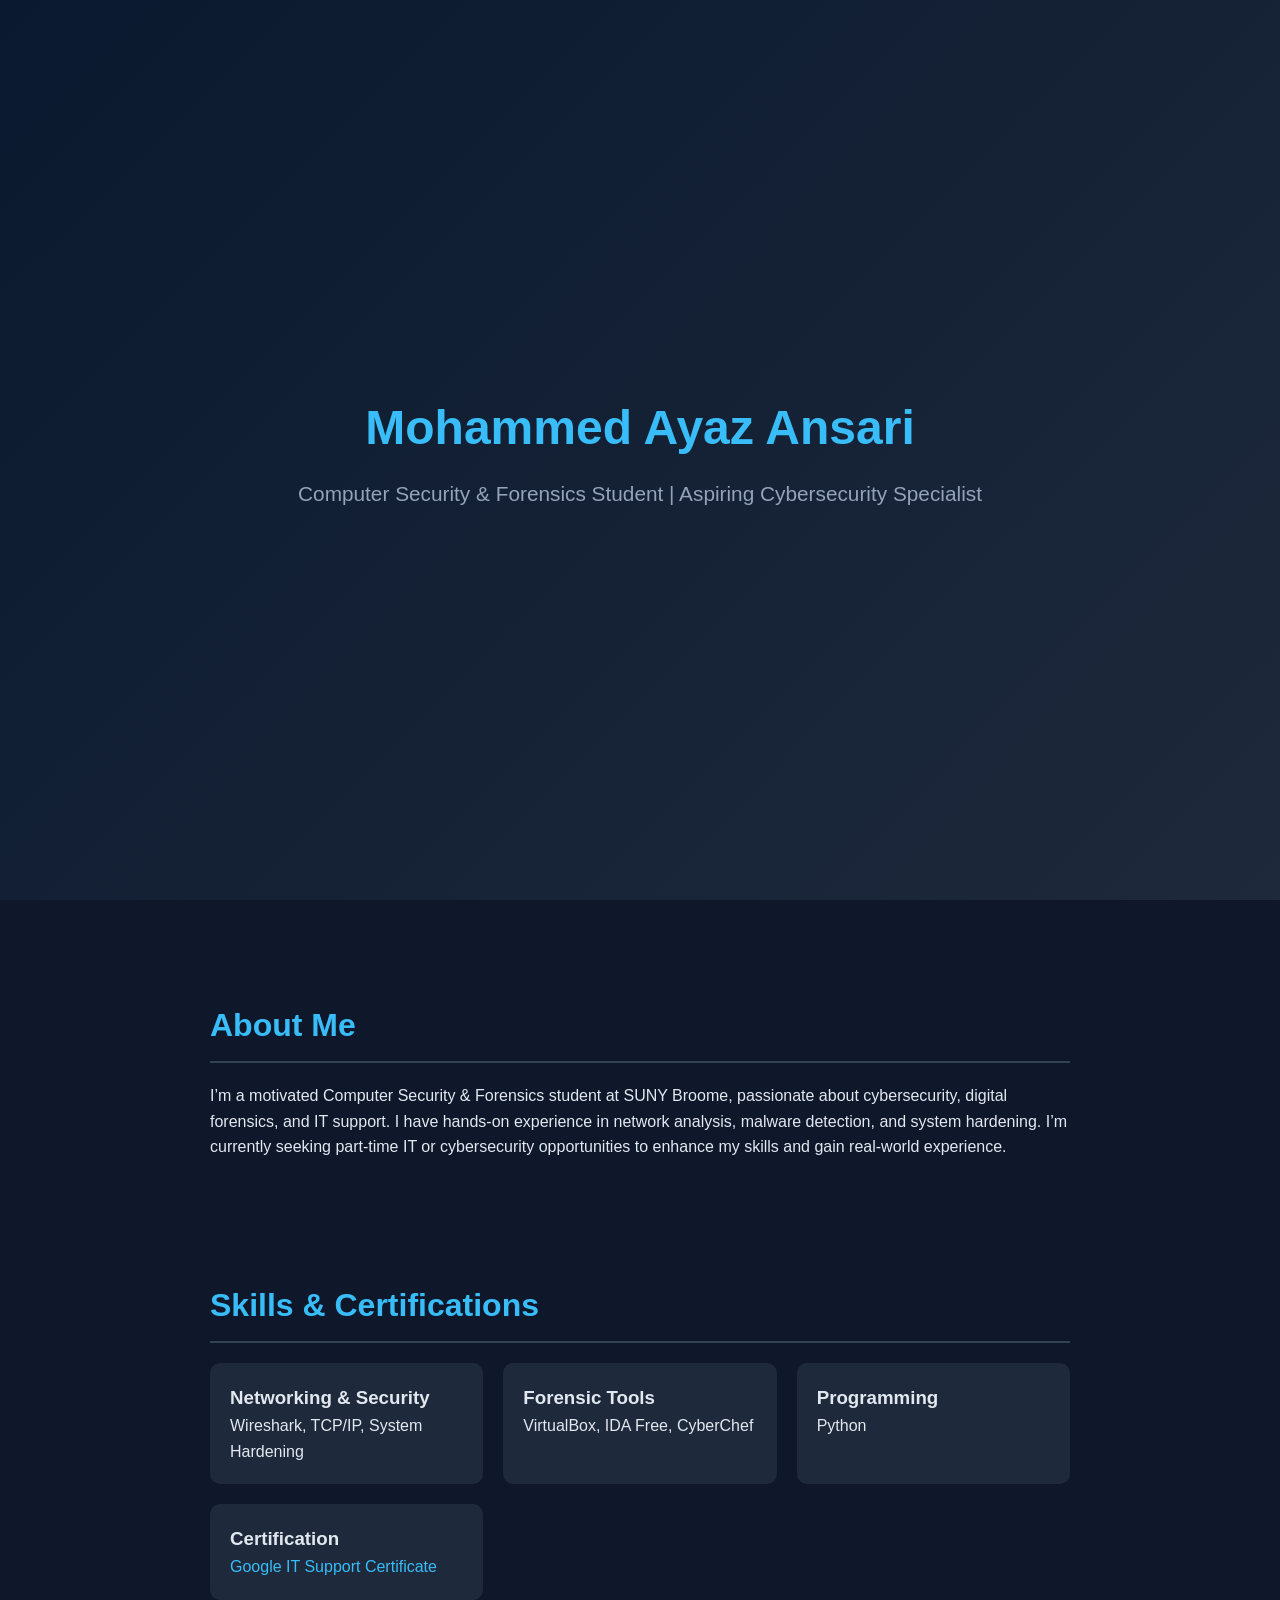
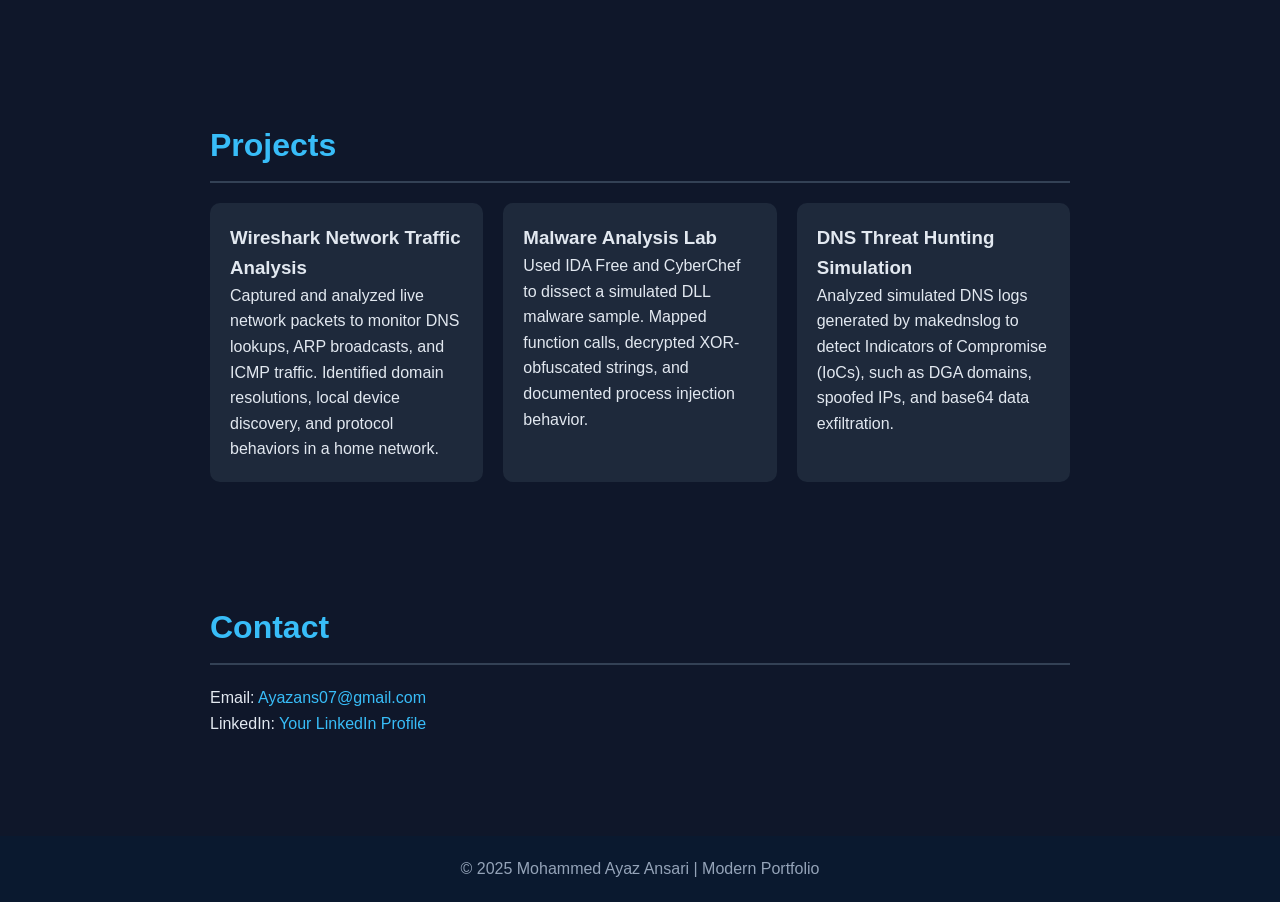
<file: Mohammed_Ayaz_Ansari_Modern_Portfolio.html>
<!DOCTYPE html>
<html lang="en">
<head>
  <meta charset="UTF-8">
  <meta name="viewport" content="width=device-width, initial-scale=1.0">
  <title>Mohammed Ayaz Ansari | Cybersecurity Portfolio</title>
  <style>
    * {
      margin: 0;
      padding: 0;
      box-sizing: border-box;
      font-family: 'Segoe UI', sans-serif;
    }
    body {
      background: #0f172a;
      color: #e2e8f0;
      line-height: 1.6;
    }
    header {
      height: 100vh;
      display: flex;
      flex-direction: column;
      justify-content: center;
      align-items: center;
      background: linear-gradient(135deg, #0a192f, #1e293b);
      text-align: center;
    }
    header h1 {
      font-size: 3rem;
      color: #38bdf8;
      animation: fadeInDown 1s ease-in-out;
    }
    header p {
      font-size: 1.3rem;
      color: #94a3b8;
      margin-top: 10px;
      animation: fadeInUp 1s ease-in-out;
    }
    section {
      max-width: 900px;
      margin: 80px auto;
      padding: 20px;
    }
    section h2 {
      font-size: 2rem;
      margin-bottom: 20px;
      color: #38bdf8;
      border-bottom: 2px solid #334155;
      padding-bottom: 10px;
    }
    .skills, .projects {
      display: grid;
      grid-template-columns: repeat(auto-fit, minmax(250px, 1fr));
      gap: 20px;
    }
    .card {
      background: #1e293b;
      padding: 20px;
      border-radius: 10px;
      transition: transform 0.3s ease, background 0.3s ease;
    }
    .card:hover {
      transform: translateY(-8px);
      background: #334155;
    }
    a {
      color: #38bdf8;
      text-decoration: none;
    }
    footer {
      text-align: center;
      padding: 20px;
      background: #0a192f;
      color: #94a3b8;
      margin-top: 40px;
    }
    @keyframes fadeInDown {
      from { opacity: 0; transform: translateY(-20px); }
      to { opacity: 1; transform: translateY(0); }
    }
    @keyframes fadeInUp {
      from { opacity: 0; transform: translateY(20px); }
      to { opacity: 1; transform: translateY(0); }
    }
  </style>
</head>
<body>
  <header>
    <h1>Mohammed Ayaz Ansari</h1>
    <p>Computer Security & Forensics Student | Aspiring Cybersecurity Specialist</p>
  </header>

  <section>
    <h2>About Me</h2>
    <p>I’m a motivated Computer Security & Forensics student at SUNY Broome, passionate about cybersecurity, digital forensics, and IT support. I have hands-on experience in network analysis, malware detection, and system hardening. I’m currently seeking part-time IT or cybersecurity opportunities to enhance my skills and gain real-world experience.</p>
  </section>

  <section>
    <h2>Skills & Certifications</h2>
    <div class="skills">
      <div class="card">
        <h3>Networking & Security</h3>
        <p>Wireshark, TCP/IP, System Hardening</p>
      </div>
      <div class="card">
        <h3>Forensic Tools</h3>
        <p>VirtualBox, IDA Free, CyberChef</p>
      </div>
      <div class="card">
        <h3>Programming</h3>
        <p>Python</p>
      </div>
      <div class="card">
        <h3>Certification</h3>
        <p><a href="https://coursera.org/verify/UZCYGSSQH49L" target="_blank">Google IT Support Certificate</a></p>
      </div>
    </div>
  </section>

  <section>
    <h2>Projects</h2>
    <div class="projects">
      <div class="card">
        <h3>Wireshark Network Traffic Analysis</h3>
        <p>Captured and analyzed live network packets to monitor DNS lookups, ARP broadcasts, and ICMP traffic. Identified domain resolutions, local device discovery, and protocol behaviors in a home network.</p>
      </div>
      <div class="card">
        <h3>Malware Analysis Lab</h3>
        <p>Used IDA Free and CyberChef to dissect a simulated DLL malware sample. Mapped function calls, decrypted XOR-obfuscated strings, and documented process injection behavior.</p>
      </div>
      <div class="card">
        <h3>DNS Threat Hunting Simulation</h3>
        <p>Analyzed simulated DNS logs generated by makednslog to detect Indicators of Compromise (IoCs), such as DGA domains, spoofed IPs, and base64 data exfiltration.</p>
      </div>
    </div>
  </section>

  <section>
    <h2>Contact</h2>
    <p>Email: <a href="mailto:Ayazans07@gmail.com">Ayazans07@gmail.com</a></p>
    <p>LinkedIn: <a href="#">Your LinkedIn Profile</a></p>
  </section>

  <footer>
    &copy; 2025 Mohammed Ayaz Ansari | Modern Portfolio
  </footer>
</body>
</html>
</file>
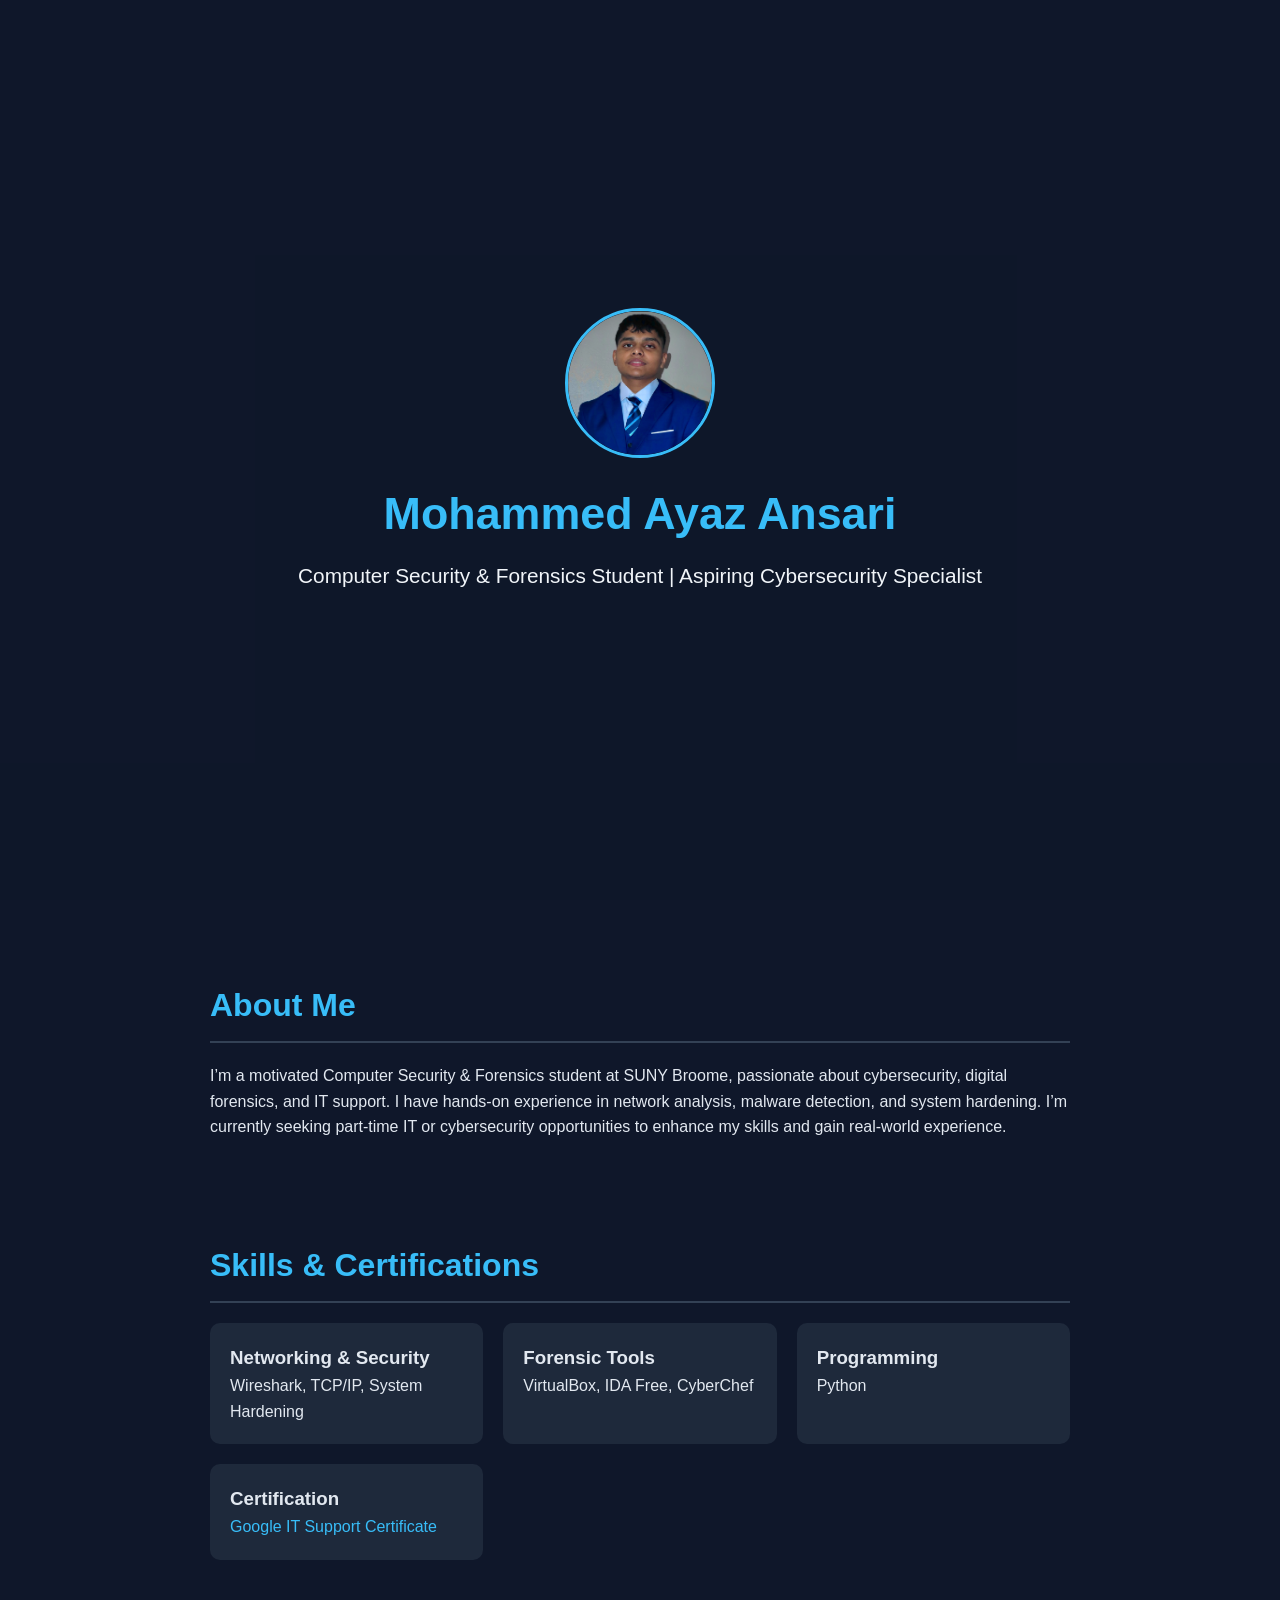
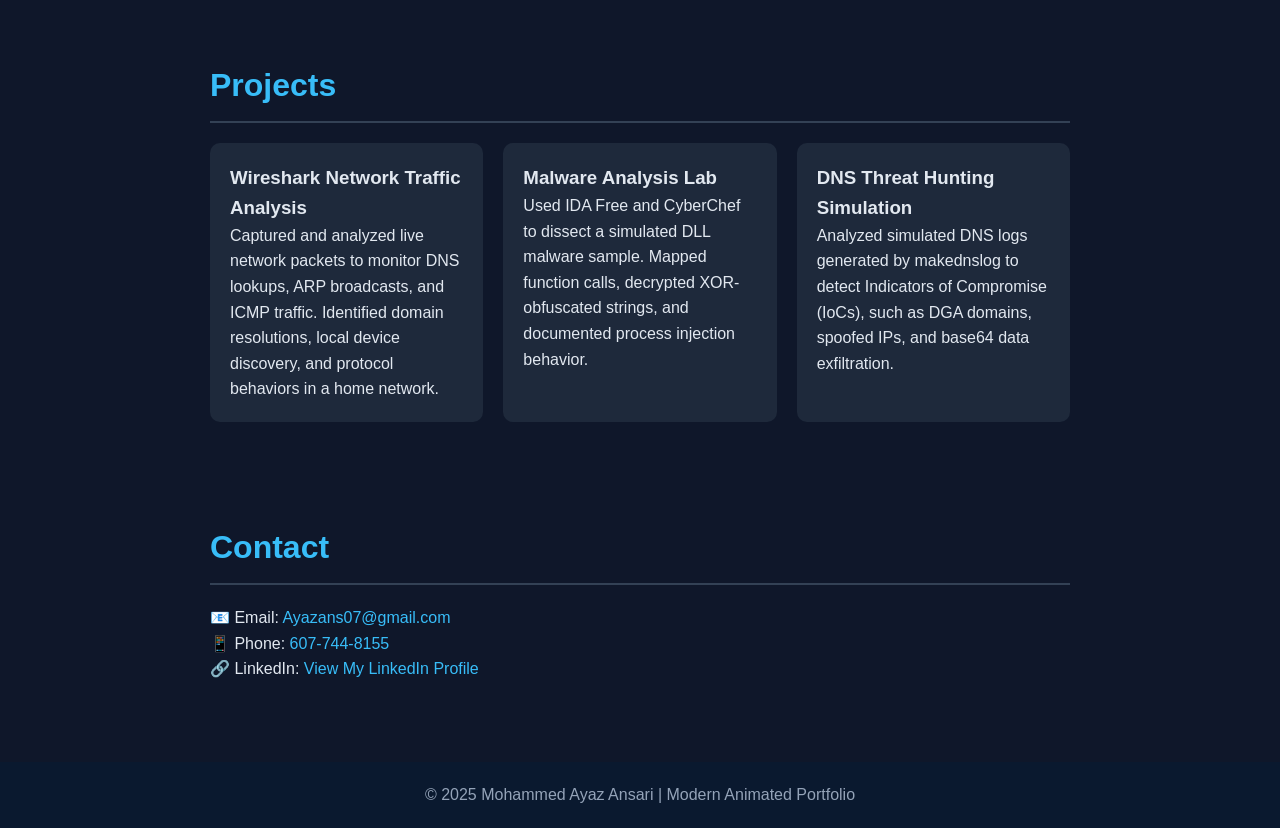
<file: Mohammed_Ayaz_Ansari_Portfolio_Slideshow.html>
<!DOCTYPE html>
<html lang="en">
<head>
  <meta charset="UTF-8">
  <meta name="viewport" content="width=device-width, initial-scale=1.0">
  <title>Mohammed Ayaz Ansari | Cybersecurity Portfolio</title>
  <style>
    * {
      margin: 0;
      padding: 0;
      box-sizing: border-box;
      font-family: 'Segoe UI', sans-serif;
      scroll-behavior: smooth;
    }
    body {
      background: #0f172a;
      color: #e2e8f0;
      line-height: 1.6;
    }
    /* Hero Section with Slideshow */
    header {
      position: relative;
      height: 100vh;
      display: flex;
      flex-direction: column;
      justify-content: center;
      align-items: center;
      text-align: center;
      overflow: hidden;
    }
    header::before {
      content: "";
      position: absolute;
      top: 0;
      left: 0;
      width: 100%;
      height: 100%;
      background-size: cover;
      background-position: center;
      animation: slideshow 15s infinite;
      z-index: -2;
    }
    header::after {
      content: "";
      position: absolute;
      top: 0;
      left: 0;
      width: 100%;
      height: 100%;
      background: rgba(15, 23, 42, 0.7); /* Dark overlay */
      z-index: -1;
    }
    @keyframes slideshow {
      0%   { background-image: url('https://source.unsplash.com/1600x900/?technology'); }
      33%  { background-image: url('https://source.unsplash.com/1600x900/?cybersecurity'); }
      66%  { background-image: url('https://source.unsplash.com/1600x900/?network'); }
      100% { background-image: url('https://source.unsplash.com/1600x900/?computer'); }
    }
    header img {
      width: 150px;
      height: 150px;
      border-radius: 50%;
      border: 3px solid #38bdf8;
      margin-bottom: 20px;
      transition: transform 0.4s ease;
    }
    header img:hover {
      transform: scale(1.1) rotate(2deg);
      box-shadow: 0px 0px 25px #38bdf8;
    }
    header h1 {
      font-size: 2.8rem;
      color: #38bdf8;
      animation: slideInDown 1.2s ease-in-out;
    }
    header p {
      font-size: 1.3rem;
      color: #f1f5f9;
      margin-top: 10px;
      animation: slideInUp 1.2s ease-in-out;
    }
    section {
      max-width: 900px;
      margin: 60px auto;
      padding: 20px;
      opacity: 0;
      transform: translateY(40px);
      transition: all 0.8s ease-out;
    }
    section.visible {
      opacity: 1;
      transform: translateY(0);
    }
    section h2 {
      font-size: 2rem;
      margin-bottom: 20px;
      color: #38bdf8;
      border-bottom: 2px solid #334155;
      padding-bottom: 10px;
    }
    .skills, .projects {
      display: grid;
      grid-template-columns: repeat(auto-fit, minmax(250px, 1fr));
      gap: 20px;
    }
    .card {
      background: #1e293b;
      padding: 20px;
      border-radius: 10px;
      transition: transform 0.6s ease, background 0.4s ease, box-shadow 0.4s ease;
    }
    .card:hover {
      transform: rotateY(5deg) scale(1.03);
      background: #334155;
      box-shadow: 0px 8px 25px rgba(56, 189, 248, 0.3);
    }
    a {
      color: #38bdf8;
      text-decoration: none;
    }
    footer {
      text-align: center;
      padding: 20px;
      background: #0a192f;
      color: #94a3b8;
      margin-top: 40px;
    }
    /* Animations */
    @keyframes slideInDown {
      from { opacity: 0; transform: translateY(-50px); }
      to { opacity: 1; transform: translateY(0); }
    }
    @keyframes slideInUp {
      from { opacity: 0; transform: translateY(50px); }
      to { opacity: 1; transform: translateY(0); }
    }
  </style>
</head>
<body>
  <header>
    <img src="profile.jpg" alt="Profile Photo">
    <h1>Mohammed Ayaz Ansari</h1>
    <p>Computer Security & Forensics Student | Aspiring Cybersecurity Specialist</p>
  </header>

  <section>
    <h2>About Me</h2>
    <p>I’m a motivated Computer Security & Forensics student at SUNY Broome, passionate about cybersecurity, digital forensics, and IT support. I have hands-on experience in network analysis, malware detection, and system hardening. I’m currently seeking part-time IT or cybersecurity opportunities to enhance my skills and gain real-world experience.</p>
  </section>

  <section>
    <h2>Skills & Certifications</h2>
    <div class="skills">
      <div class="card">
        <h3>Networking & Security</h3>
        <p>Wireshark, TCP/IP, System Hardening</p>
      </div>
      <div class="card">
        <h3>Forensic Tools</h3>
        <p>VirtualBox, IDA Free, CyberChef</p>
      </div>
      <div class="card">
        <h3>Programming</h3>
        <p>Python</p>
      </div>
      <div class="card">
        <h3>Certification</h3>
        <p><a href="https://coursera.org/verify/UZCYGSSQH49L" target="_blank">Google IT Support Certificate</a></p>
      </div>
    </div>
  </section>

  <section>
    <h2>Projects</h2>
    <div class="projects">
      <div class="card">
        <h3>Wireshark Network Traffic Analysis</h3>
        <p>Captured and analyzed live network packets to monitor DNS lookups, ARP broadcasts, and ICMP traffic. Identified domain resolutions, local device discovery, and protocol behaviors in a home network.</p>
      </div>
      <div class="card">
        <h3>Malware Analysis Lab</h3>
        <p>Used IDA Free and CyberChef to dissect a simulated DLL malware sample. Mapped function calls, decrypted XOR-obfuscated strings, and documented process injection behavior.</p>
      </div>
      <div class="card">
        <h3>DNS Threat Hunting Simulation</h3>
        <p>Analyzed simulated DNS logs generated by makednslog to detect Indicators of Compromise (IoCs), such as DGA domains, spoofed IPs, and base64 data exfiltration.</p>
      </div>
    </div>
  </section>

  <section>
    <h2>Contact</h2>
    <p>📧 Email: <a href="mailto:Ayazans07@gmail.com">Ayazans07@gmail.com</a></p>
    <p>📱 Phone: <a href="tel:+16077448155">607-744-8155</a></p>
    <p>🔗 LinkedIn: <a href="https://www.linkedin.com/public-profile/settings?trk=d_flagship3_profile_self_view_public_profile" target="_blank">View My LinkedIn Profile</a></p>
  </section>

  <footer>
    &copy; 2025 Mohammed Ayaz Ansari | Modern Animated Portfolio
  </footer>

  <script>
    // Scroll animation for sections
    const sections = document.querySelectorAll('section');
    const observer = new IntersectionObserver(entries => {
      entries.forEach(entry => {
        if (entry.isIntersecting) {
          entry.target.classList.add('visible');
        }
      });
    }, { threshold: 0.2 });

    sections.forEach(section => {
      observer.observe(section);
    });
  </script>
</body>
</html>
</file>
<file: src/css/main.css>
:root {
  --bg: #080b0d;
  --panel: rgba(12, 18, 21, 0.82);
  --panel-strong: rgba(10, 14, 16, 0.94);
  --line: rgba(0, 255, 140, 0.28);
  --text: #f4fff9;
  --muted: #9db3ad;
  --green: #00ff8c;
  --cyan: #00d9ff;
  --red: #ff4d66;
  --yellow: #ffd166;
  --radius: 8px;
}

* {
  box-sizing: border-box;
}

html {
  scroll-behavior: smooth;
}

body {
  margin: 0;
  background: var(--bg);
  color: var(--text);
  font-family: "Courier New", Courier, monospace;
  line-height: 1.6;
  overflow-x: hidden;
}

.scroll-progress {
  position: fixed;
  top: 0;
  left: 0;
  right: 0;
  z-index: 30;
  height: 3px;
  background: rgba(255, 255, 255, 0.08);
}

.scroll-progress i {
  display: block;
  width: 0;
  height: 100%;
  background: linear-gradient(90deg, var(--green), var(--cyan), var(--yellow));
  box-shadow: 0 0 18px rgba(0, 255, 140, 0.65);
}

body::after {
  content: "";
  position: fixed;
  inset: 0;
  z-index: -1;
  pointer-events: none;
  background:
    linear-gradient(rgba(255, 255, 255, 0.035) 1px, transparent 1px),
    linear-gradient(90deg, rgba(255, 255, 255, 0.025) 1px, transparent 1px);
  background-size: 48px 48px;
  mask-image: linear-gradient(to bottom, black, transparent 82%);
}

a {
  color: inherit;
}

#matrix {
  position: fixed;
  inset: 0;
  width: 100%;
  height: 100%;
  z-index: -2;
  opacity: 0.28;
}

.boot-screen {
  position: fixed;
  inset: 0;
  z-index: 20;
  display: grid;
  place-items: center;
  padding: 24px;
  background: #000;
  transition: opacity 0.45s ease, visibility 0.45s ease;
}

.boot-screen.hidden {
  opacity: 0;
  visibility: hidden;
}

.boot-card {
  width: min(760px, 100%);
  padding: 28px;
  border: 1px solid var(--line);
  border-radius: var(--radius);
  background: rgba(0, 0, 0, 0.74);
  box-shadow: 0 0 40px rgba(0, 255, 140, 0.2);
}

.ascii {
  margin: 0 0 24px;
  overflow: auto;
  color: var(--green);
  font-size: clamp(0.48rem, 1.6vw, 0.82rem);
  line-height: 1.15;
  text-shadow: 0 0 18px rgba(0, 255, 140, 0.5);
}

.boot-lines p {
  margin: 8px 0;
  color: var(--muted);
}

.boot-lines span {
  color: var(--cyan);
}

.boot-bar {
  height: 5px;
  margin: 24px 0;
  overflow: hidden;
  background: rgba(255, 255, 255, 0.1);
  border-radius: 999px;
}

.boot-bar i {
  display: block;
  width: 0;
  height: 100%;
  background: linear-gradient(90deg, var(--green), var(--cyan));
  animation: bootFill 2.8s ease forwards;
}

.skip-boot,
.button {
  min-height: 44px;
  border: 1px solid var(--green);
  border-radius: 6px;
  padding: 0.85rem 1.2rem;
  background: transparent;
  color: var(--green);
  font: inherit;
  font-weight: 700;
  text-decoration: none;
  cursor: pointer;
  transition: transform 0.2s ease, background 0.2s ease, color 0.2s ease, border-color 0.2s ease;
}

.skip-boot:hover,
.button.primary:hover {
  background: var(--green);
  color: #04110c;
  transform: translateY(-2px);
}

.site-header {
  position: fixed;
  top: 0;
  left: 0;
  right: 0;
  z-index: 10;
  display: flex;
  align-items: center;
  justify-content: space-between;
  gap: 24px;
  padding: 16px clamp(18px, 5vw, 64px);
  border-bottom: 1px solid rgba(255, 255, 255, 0.08);
  background: rgba(8, 11, 13, 0.84);
  backdrop-filter: blur(16px);
}

.logo {
  color: var(--green);
  font-weight: 800;
  text-decoration: none;
  white-space: nowrap;
}

.nav-links {
  display: flex;
  align-items: center;
  gap: clamp(9px, 1.25vw, 18px);
}

.nav-links a {
  color: var(--muted);
  font-size: 0.88rem;
  text-decoration: none;
}

.nav-links a:hover {
  color: var(--green);
}

.menu-button {
  display: none;
  width: 44px;
  height: 44px;
  border: 1px solid var(--line);
  border-radius: 6px;
  background: transparent;
}

.menu-button span {
  display: block;
  width: 22px;
  height: 2px;
  margin: 5px auto;
  background: var(--green);
}

.section-shell {
  width: min(1180px, calc(100% - 36px));
  margin: 0 auto;
  padding: 96px 0;
}

.hero {
  min-height: 100vh;
  display: grid;
  grid-template-columns: minmax(0, 1fr) minmax(320px, 0.82fr);
  align-items: center;
  gap: clamp(32px, 6vw, 72px);
  padding-top: 128px;
}

.eyebrow {
  margin: 0 0 14px;
  color: var(--green);
  font-size: 0.92rem;
  text-transform: lowercase;
}

h1,
h2,
h3,
p {
  overflow-wrap: anywhere;
}

h1 {
  margin: 0 0 18px;
  color: var(--text);
  font-size: clamp(3.25rem, 8vw, 7.8rem);
  line-height: 0.9;
}

h2 {
  margin: 0;
  font-size: clamp(2rem, 4vw, 3.25rem);
  line-height: 1;
}

h3 {
  margin: 0;
  line-height: 1.25;
}

.subtitle,
.lead {
  color: #d3e6df;
  font-size: clamp(1.05rem, 2vw, 1.35rem);
}

.hero-actions {
  display: flex;
  flex-wrap: wrap;
  gap: 14px;
  margin-top: 32px;
}

.status-strip {
  display: grid;
  grid-template-columns: repeat(3, minmax(0, 1fr));
  gap: 12px;
  margin-top: 28px;
}

.status-strip article {
  min-height: 92px;
  display: grid;
  align-content: center;
  gap: 6px;
  padding: 16px;
  border: 1px solid rgba(0, 217, 255, 0.24);
  border-radius: var(--radius);
  background: rgba(0, 217, 255, 0.06);
}

.status-strip span {
  color: var(--muted);
  font-size: 0.84rem;
}

.status-strip strong {
  color: var(--text);
  line-height: 1.3;
}

.button.secondary {
  border-color: var(--cyan);
  color: var(--cyan);
}

.button.secondary:hover {
  background: var(--cyan);
  color: #021015;
  transform: translateY(-2px);
}

.terminal-window,
.panel,
.code-card,
.project-card,
.contact-form,
.command-console,
.radar-panel,
.triage-panel,
.playbook-step {
  border: 1px solid var(--line);
  border-radius: var(--radius);
  background: var(--panel);
  box-shadow: 0 20px 70px rgba(0, 0, 0, 0.28), 0 0 30px rgba(0, 255, 140, 0.08);
}

.terminal-window {
  overflow: hidden;
}

.terminal-top {
  display: flex;
  align-items: center;
  gap: 8px;
  padding: 12px 16px;
  border-bottom: 1px solid var(--line);
  background: rgba(0, 0, 0, 0.22);
}

.terminal-top p {
  margin: 0 0 0 auto;
  color: var(--muted);
  font-size: 0.85rem;
}

.dot {
  width: 12px;
  height: 12px;
  border-radius: 50%;
}

.red { background: var(--red); }
.yellow { background: var(--yellow); }
.green { background: var(--green); }

.terminal-body {
  padding: clamp(18px, 3vw, 28px);
}

.terminal-body p {
  margin: 0 0 10px;
}

.terminal-body a {
  color: var(--cyan);
  text-decoration: none;
}

.prompt {
  color: var(--green);
}

.output {
  color: var(--muted);
}

.cursor::after {
  content: "_";
  color: var(--green);
  animation: blink 1s infinite;
}

.section-heading {
  margin-bottom: 34px;
}

.about-grid,
.contact-grid {
  display: grid;
  grid-template-columns: minmax(0, 1fr) minmax(320px, 0.9fr);
  gap: 24px;
}

.panel,
.contact-form {
  padding: clamp(20px, 4vw, 32px);
}

.panel p {
  color: var(--muted);
}

.code-card {
  overflow: hidden;
}

.code-card pre {
  margin: 0;
  padding: 22px;
  overflow: auto;
  color: #d9fff0;
}

.stats-grid,
.skills-grid,
.projects-grid {
  display: grid;
  grid-template-columns: repeat(3, minmax(0, 1fr));
  gap: 18px;
  margin-top: 24px;
}

.competency-grid,
.cert-grid,
.focus-grid {
  display: grid;
  grid-template-columns: repeat(3, minmax(0, 1fr));
  gap: 18px;
  margin-top: 24px;
}

.competency-grid article,
.cert-card {
  border: 1px solid rgba(0, 217, 255, 0.24);
  border-radius: var(--radius);
  background: rgba(0, 217, 255, 0.06);
  box-shadow: 0 20px 70px rgba(0, 0, 0, 0.22), 0 0 30px rgba(0, 255, 140, 0.06);
}

.competency-grid article {
  min-height: 112px;
  display: grid;
  align-content: center;
  padding: 22px;
  color: #d3e6df;
}

.cert-card {
  min-height: 250px;
  padding: 24px;
  transition: transform 0.2s ease, border-color 0.2s ease, box-shadow 0.2s ease;
}

.cert-card:hover {
  transform: translateY(-4px);
  border-color: var(--green);
  box-shadow: 0 24px 80px rgba(0, 255, 140, 0.12);
}

.cert-card span {
  display: block;
  margin-bottom: 12px;
  color: var(--cyan);
  font-size: 0.9rem;
}

.cert-card h3 {
  color: var(--green);
  margin-bottom: 12px;
}

.cert-card p {
  color: var(--muted);
}

.summary-panel {
  margin-top: 24px;
}

.summary-panel h3,
.focus-grid h3 {
  color: var(--green);
  margin-bottom: 14px;
}

.summary-panel p,
.focus-grid p {
  color: var(--muted);
}

.tag-list {
  display: flex;
  flex-wrap: wrap;
  gap: 10px;
  margin-top: 18px;
}

.tag-list span {
  border: 1px solid rgba(0, 255, 140, 0.28);
  border-radius: 999px;
  padding: 0.42rem 0.7rem;
  background: rgba(0, 255, 140, 0.08);
  color: var(--green);
  font-size: 0.86rem;
}

.clean-list {
  display: grid;
  gap: 12px;
  margin: 0;
  padding: 0;
  list-style: none;
}

.clean-list li {
  position: relative;
  padding-left: 24px;
  color: var(--muted);
}

.clean-list li::before {
  content: ">";
  position: absolute;
  left: 0;
  color: var(--green);
}

.intel-grid {
  display: grid;
  grid-template-columns: minmax(280px, 0.9fr) minmax(320px, 1fr) minmax(260px, 0.75fr);
  gap: 18px;
  align-items: stretch;
}

.triage-grid {
  display: grid;
  grid-template-columns: minmax(320px, 0.9fr) minmax(320px, 1fr);
  gap: 18px;
}

.triage-panel {
  display: grid;
  gap: 14px;
  padding: clamp(20px, 4vw, 32px);
}

.triage-panel label {
  color: var(--green);
  font-weight: 700;
}

.triage-panel textarea {
  width: 100%;
  min-height: 190px;
  border: 1px solid var(--line);
  border-radius: 6px;
  padding: 14px;
  background: rgba(255, 255, 255, 0.055);
  color: var(--text);
  font: inherit;
  resize: vertical;
}

.triage-result {
  min-height: 100%;
}

.triage-result p {
  color: var(--muted);
}

#triageBadge {
  border: 1px solid rgba(0, 255, 140, 0.34);
  border-radius: 999px;
  padding: 0.3rem 0.62rem;
  color: var(--green);
  font-size: 0.8rem;
}

#triageBadge.warning {
  border-color: rgba(255, 209, 102, 0.45);
  color: var(--yellow);
}

#triageBadge.alert {
  border-color: rgba(255, 77, 102, 0.48);
  color: var(--red);
}

.playbook-grid {
  display: grid;
  grid-template-columns: repeat(4, minmax(0, 1fr));
  gap: 18px;
}

.playbook-step {
  min-height: 250px;
  display: grid;
  align-content: start;
  gap: 14px;
  padding: 24px;
  position: relative;
  overflow: hidden;
}

.playbook-step::before {
  content: "";
  position: absolute;
  inset: 0;
  background: linear-gradient(135deg, rgba(0, 255, 140, 0.1), transparent 45%);
  pointer-events: none;
}

.playbook-step span {
  color: var(--cyan);
  font-weight: 800;
  position: relative;
}

.playbook-step h3,
.playbook-step p {
  position: relative;
}

.playbook-step h3 {
  color: var(--green);
}

.playbook-step p {
  color: var(--muted);
}

.radar-panel {
  display: grid;
  gap: 18px;
  align-content: center;
  padding: 24px;
  overflow: hidden;
}

.radar {
  position: relative;
  width: min(300px, 100%);
  aspect-ratio: 1;
  margin: 0 auto;
  border: 1px solid rgba(0, 255, 140, 0.45);
  border-radius: 50%;
  background:
    radial-gradient(circle, transparent 0 24%, rgba(0, 255, 140, 0.14) 25% 25.8%, transparent 26% 49%, rgba(0, 217, 255, 0.16) 50% 50.8%, transparent 51% 74%, rgba(0, 255, 140, 0.14) 75% 75.8%, transparent 76%),
    linear-gradient(rgba(0, 255, 140, 0.2), rgba(0, 255, 140, 0.2)) center / 1px 100% no-repeat,
    linear-gradient(90deg, rgba(0, 255, 140, 0.2), rgba(0, 255, 140, 0.2)) center / 100% 1px no-repeat;
  box-shadow: inset 0 0 30px rgba(0, 255, 140, 0.12), 0 0 34px rgba(0, 217, 255, 0.08);
}

.radar-sweep {
  position: absolute;
  inset: 50% auto auto 50%;
  width: 48%;
  height: 2px;
  background: linear-gradient(90deg, var(--green), transparent);
  transform-origin: left center;
  animation: radarSweep 3.6s linear infinite;
}

.radar i {
  position: absolute;
  left: var(--x);
  top: var(--y);
  width: 8px;
  height: 8px;
  border-radius: 50%;
  background: var(--yellow);
  box-shadow: 0 0 16px var(--yellow);
  animation: pulsePoint 1.8s ease-in-out infinite;
}

.radar-caption {
  display: grid;
  gap: 2px;
  text-align: center;
}

.radar-caption strong,
.quick-facts strong {
  color: var(--text);
}

.radar-caption span,
.quick-facts span {
  color: var(--muted);
}

.intel-feed {
  min-height: 100%;
}

.feed-header {
  display: flex;
  align-items: center;
  justify-content: space-between;
  gap: 16px;
  margin-bottom: 18px;
}

.feed-header h3 {
  color: var(--green);
}

#intelClock {
  color: var(--cyan);
  white-space: nowrap;
}

.feed-list {
  display: grid;
  gap: 10px;
}

.feed-list p {
  margin: 0;
  padding: 12px;
  border: 1px solid rgba(0, 217, 255, 0.18);
  border-radius: 6px;
  background: rgba(0, 217, 255, 0.055);
  color: var(--muted);
}

.feed-list span {
  color: var(--green);
}

.quick-facts {
  display: grid;
  gap: 18px;
}

.quick-facts article {
  display: grid;
  gap: 8px;
  min-height: 118px;
  align-content: center;
  padding: 22px;
  border: 1px solid rgba(0, 217, 255, 0.24);
  border-radius: var(--radius);
  background: rgba(0, 217, 255, 0.06);
}

.stats-grid article {
  min-height: 132px;
  display: grid;
  align-content: center;
  padding: 24px;
  border: 1px solid rgba(0, 217, 255, 0.24);
  border-radius: var(--radius);
  background: rgba(0, 217, 255, 0.06);
}

.stats-grid strong {
  color: var(--green);
  font-size: 2.2rem;
  line-height: 1;
}

.stats-grid span {
  color: var(--muted);
}

.skill-card h3 {
  color: var(--green);
  margin-bottom: 20px;
}

.meter {
  display: grid;
  gap: 8px;
  margin-top: 18px;
  color: var(--muted);
}

.meter i {
  display: block;
  width: 0;
  height: 8px;
  border-radius: 999px;
  background: linear-gradient(90deg, var(--green), var(--cyan));
  transition: width 1s ease;
}

.meter::after {
  content: "";
  height: 8px;
  margin-top: -16px;
  border-radius: 999px;
  background: rgba(255, 255, 255, 0.09);
  z-index: -1;
}

.timeline {
  display: grid;
  gap: 18px;
  position: relative;
}

.timeline::before {
  content: "";
  position: absolute;
  left: 10px;
  top: 0;
  bottom: 0;
  width: 2px;
  background: linear-gradient(var(--green), var(--cyan));
}

.timeline-item {
  display: grid;
  grid-template-columns: 22px minmax(0, 1fr);
  gap: 18px;
}

.timeline-item > span {
  width: 22px;
  height: 22px;
  margin-top: 8px;
  border: 4px solid var(--bg);
  border-radius: 50%;
  background: var(--green);
  box-shadow: 0 0 24px rgba(0, 255, 140, 0.6);
  z-index: 1;
}

.timeline-item > div {
  padding: 24px;
  border: 1px solid var(--line);
  border-radius: var(--radius);
  background: var(--panel);
}

.timeline-item p {
  margin: 0 0 10px;
  color: var(--muted);
}

.timeline-item div > p:first-child {
  color: var(--cyan);
}

.project-card {
  min-height: 280px;
  display: flex;
  flex-direction: column;
  padding: 24px;
  transition: transform 0.2s ease, border-color 0.2s ease, box-shadow 0.2s ease;
}

.project-filters {
  display: flex;
  flex-wrap: wrap;
  gap: 10px;
  margin: 0 0 22px;
}

.filter-button,
.copy-button,
.console-form button {
  min-height: 40px;
  border: 1px solid rgba(0, 217, 255, 0.38);
  border-radius: 6px;
  padding: 0.62rem 0.9rem;
  background: rgba(0, 217, 255, 0.055);
  color: var(--cyan);
  font: inherit;
  font-weight: 700;
  cursor: pointer;
  transition: background 0.2s ease, color 0.2s ease, border-color 0.2s ease, transform 0.2s ease;
}

.filter-button:hover,
.filter-button.active,
.copy-button:hover,
.console-form button:hover {
  border-color: var(--green);
  background: var(--green);
  color: #04110c;
  transform: translateY(-1px);
}

.project-card.hidden {
  display: none;
}

.project-card:hover {
  transform: translateY(-5px);
  border-color: var(--green);
  box-shadow: 0 24px 80px rgba(0, 255, 140, 0.14);
}

.project-card h3 {
  color: var(--green);
  font-size: 1.4rem;
}

.project-card p {
  color: var(--muted);
}

.project-index {
  color: var(--cyan) !important;
  margin: 0 0 22px;
}

.project-card a {
  margin-top: auto;
  color: var(--cyan);
  font-weight: 700;
  text-decoration: none;
}

.command-console {
  overflow: hidden;
}

.console-output {
  min-height: 280px;
  max-height: 360px;
  overflow: auto;
  padding: 22px;
}

.console-output p {
  margin: 0 0 10px;
}

.console-form {
  display: grid;
  grid-template-columns: auto minmax(0, 1fr) auto;
  align-items: center;
  gap: 10px;
  padding: 14px 18px;
  border-top: 1px solid var(--line);
  background: rgba(0, 0, 0, 0.24);
}

.console-form input {
  width: 100%;
  min-height: 42px;
  border: 1px solid rgba(0, 255, 140, 0.24);
  border-radius: 6px;
  padding: 10px 12px;
  background: rgba(255, 255, 255, 0.055);
  color: var(--text);
  font: inherit;
}

.contact-links {
  display: grid;
  gap: 10px;
  margin-top: 24px;
}

.contact-links a {
  color: var(--cyan);
  text-decoration: none;
}

.copy-button {
  margin-top: 20px;
}

.copy-status {
  min-height: 24px;
  margin: 10px 0 0;
  color: var(--green) !important;
}

.contact-form {
  display: grid;
  gap: 16px;
}

.contact-form label {
  display: grid;
  gap: 8px;
  color: var(--green);
}

.contact-form input,
.contact-form textarea {
  width: 100%;
  min-height: 44px;
  border: 1px solid var(--line);
  border-radius: 6px;
  padding: 12px;
  background: rgba(255, 255, 255, 0.055);
  color: var(--text);
  font: inherit;
}

.contact-form textarea {
  min-height: 140px;
  resize: vertical;
}

footer {
  padding: 32px 18px;
  border-top: 1px solid rgba(255, 255, 255, 0.08);
  color: var(--muted);
  text-align: center;
  background: var(--panel-strong);
}

.back-to-top {
  position: fixed;
  right: 18px;
  bottom: 18px;
  z-index: 12;
  width: 44px;
  height: 44px;
  display: grid;
  place-items: center;
  border: 1px solid var(--line);
  border-radius: 6px;
  background: var(--panel-strong);
  color: var(--green);
  font-weight: 800;
  text-decoration: none;
  box-shadow: 0 16px 40px rgba(0, 0, 0, 0.28);
}

.back-to-top:hover {
  background: var(--green);
  color: #04110c;
}

.reveal {
  opacity: 0;
  transform: translateY(24px);
}

.reveal.visible {
  animation: fadeUp 0.7s ease forwards;
}

@media (max-width: 860px) {
  .menu-button {
    display: block;
  }

  .nav-links {
    position: fixed;
    top: 77px;
    left: 18px;
    right: 18px;
    display: none;
    padding: 18px;
    border: 1px solid var(--line);
    border-radius: var(--radius);
    background: var(--panel-strong);
  }

  .nav-links.open {
    display: grid;
  }

  .hero,
  .about-grid,
  .contact-grid,
  .intel-grid,
  .triage-grid,
  .stats-grid,
  .skills-grid,
  .projects-grid,
  .status-strip,
  .competency-grid,
  .cert-grid,
  .focus-grid,
  .playbook-grid {
    grid-template-columns: 1fr;
  }

  .hero {
    padding-top: 116px;
  }

  .section-shell {
    padding: 72px 0;
  }
}

@media (max-width: 520px) {
  .site-header {
    padding-inline: 14px;
  }

  .section-shell {
    width: min(100% - 28px, 1180px);
  }

  .hero-actions {
    display: grid;
  }

  .button {
    text-align: center;
  }

  .console-form {
    grid-template-columns: auto minmax(0, 1fr);
  }

  .console-form button {
    grid-column: 1 / -1;
  }
}
</file>
<file: src/css/animations.css>
@keyframes fadeUp {
  from {
    opacity: 0;
    transform: translateY(24px);
  }
  to {
    opacity: 1;
    transform: translateY(0);
  }
}

@keyframes bootFill {
  to {
    width: 100%;
  }
}

@keyframes blink {
  0%, 48% {
    opacity: 1;
  }
  49%, 100% {
    opacity: 0;
  }
}

@keyframes scan {
  0% {
    transform: translateY(-100%);
  }
  100% {
    transform: translateY(100vh);
  }
}

@keyframes radarSweep {
  from {
    transform: rotate(0deg);
  }
  to {
    transform: rotate(360deg);
  }
}

@keyframes pulsePoint {
  0%, 100% {
    transform: scale(1);
    opacity: 0.72;
  }
  50% {
    transform: scale(1.7);
    opacity: 1;
  }
}
</file>
